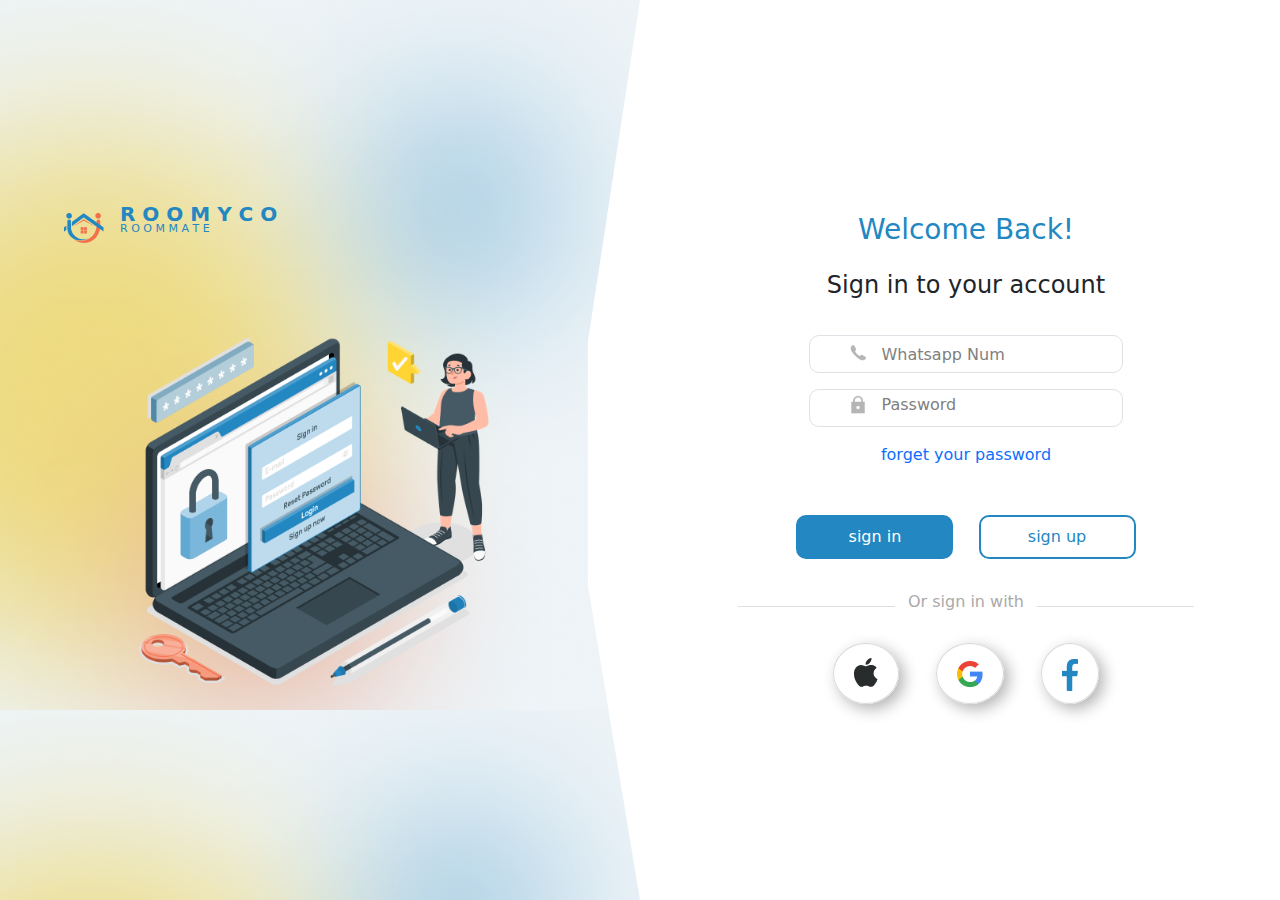
<file: welcomeBack.html>
<!DOCTYPE html>
<html lang="en">
<head>
    <meta charset="UTF-8">
    <meta name="viewport" content="width=device-width, initial-scale=1.0">
    <link rel="stylesheet" href="welcomeBack.css">

    <title>WelcomeBack</title>
     <!-- Bootstrap -->
     <link href="https://cdn.jsdelivr.net/npm/bootstrap@5.3.3/dist/css/bootstrap.min.css" rel="stylesheet" integrity="sha384-QWTKZyjpPEjISv5WaRU9OFeRpok6YctnYmDr5pNlyT2bRjXh0JMhjY6hW+ALEwIH" crossorigin="anonymous">
     <!-- Animate css -->
     <link
     rel="stylesheet"
     href="https://cdnjs.cloudflare.com/ajax/libs/animate.css/4.1.1/animate.min.css"
   />

</head>
<body>
    <div class="main-welcome-back">
    <div class="row  ">
        <div class="left col-md-6 col-sm-6 col-6 justify-content-center ">
            <div class="logo ms-5">
                <span class="mx-3"><img  src="assets/register/logo.png" alt=""> </span>
                <div>
                    <span class="d-block text-1">R O O M Y C O</span>
                    <span class="text-2">R O O M M A T E</span>
                </div>
            </div>
            <div class="computer mx-auto">
                <img width="350" height="350" src="assets/register/Computer.png" alt="">
            </div>
        </div>
        <div class="right col-md-6 col-sm-6 col-6 justify-content-center text-center">
            <p class="text-1">Welcome Back!</p>
            <p class="text-2">Sign in to your account</p>

            <div class="form mt-3">
                <div class="mb-3 position-relative">
                  <input type="text" class="form-control w-50 mx-auto "  
                  id="number" aria-describedby="emailHelp">
                  <span class="position-absolute mt-2 place" id="place">
                    <img class="mx-2 mb-1" width="20" height="20" src="assets/register/phone-icon.png" alt="phone--v1"/>
                    <span>Whatsapp Num</span>
                  </span>
                </div>
                <div class="mb-3 position-relative">
                  <input type="password" class="form-control w-50 mx-auto"
                    id="password">
                    <span class="position-absolute mt-1 place" id="place2">
                        <img class="mx-2" width="20" height="20" src="assets/register/lock-icon.png" alt="phone--v1"/>
                        <span>Password</span>
                      </span>
                </div>
            </div>
              <a href="#">forget your password</a>
                <div class="buttons mt-5">
                    <button class="p-2 sign-in" id="sign-in">sign in</button>
                    <button class="p-2" id="sign-up">sign up</button>
                </div>
                <div class="or">
                    <hr class="bar" />
                    <span>Or sign in with</span>
                    <hr class="bar" />
                  </div>
                <div class="links mt-3">
                    <a class="mx-3" href="#"><img class="mb-1" src="assets/register/Apple.png" alt=""></a>
                    <a class="mx-3" href="#"><img src="assets/register/google.png" alt=""></a>
                    <a class="mx-3" href="#"><img src="assets/register/FaceBook.png" alt=""></a>
                </div>
        </div>
    </div>
</div>
    <script src="https://cdn.jsdelivr.net/npm/bootstrap@5.3.3/dist/js/bootstrap.bundle.min.js" integrity="sha384-YvpcrYf0tY3lHB60NNkmXc5s9fDVZLESaAA55NDzOxhy9GkcIdslK1eN7N6jIeHz" crossorigin="anonymous"></script>
  
  <script>
        const number =document.getElementById('number')
        const password =document.getElementById('password')
        const place = document.getElementById('place')
        const place2 = document.getElementById('place2')
        place.addEventListener('click',()=>{
            place.style.display='none'
            number.focus()
        })
        place2.addEventListener('click',()=>{
            place2.style.display='none'
            password.focus()
        })
        number.addEventListener('focus',()=>{
            place.style.display='none'
        })
        password.addEventListener('focus',()=>{
            place2.style.display='none'
        })

        // Move into sign-up Page 
        const signUp =document.getElementById('sign-up')
        signUp.addEventListener('click',()=>{
            window.location.href = "Register/register1.html"
        })

        //sign in validation
        const signIn =document.getElementById('sign-in')

        signIn.addEventListener('click',()=>{

            if(number.value.trim()==='' || password.value.trim()===''){
                alert('please fill out your number and your password fields')
            return
            }else
            if (isNaN(Number(number.value))) {
        alert('The number field should contain only numbers.');
        return;
    }
else{
    console.log('done')}
    })

</script>
</body>
</html>
</file>
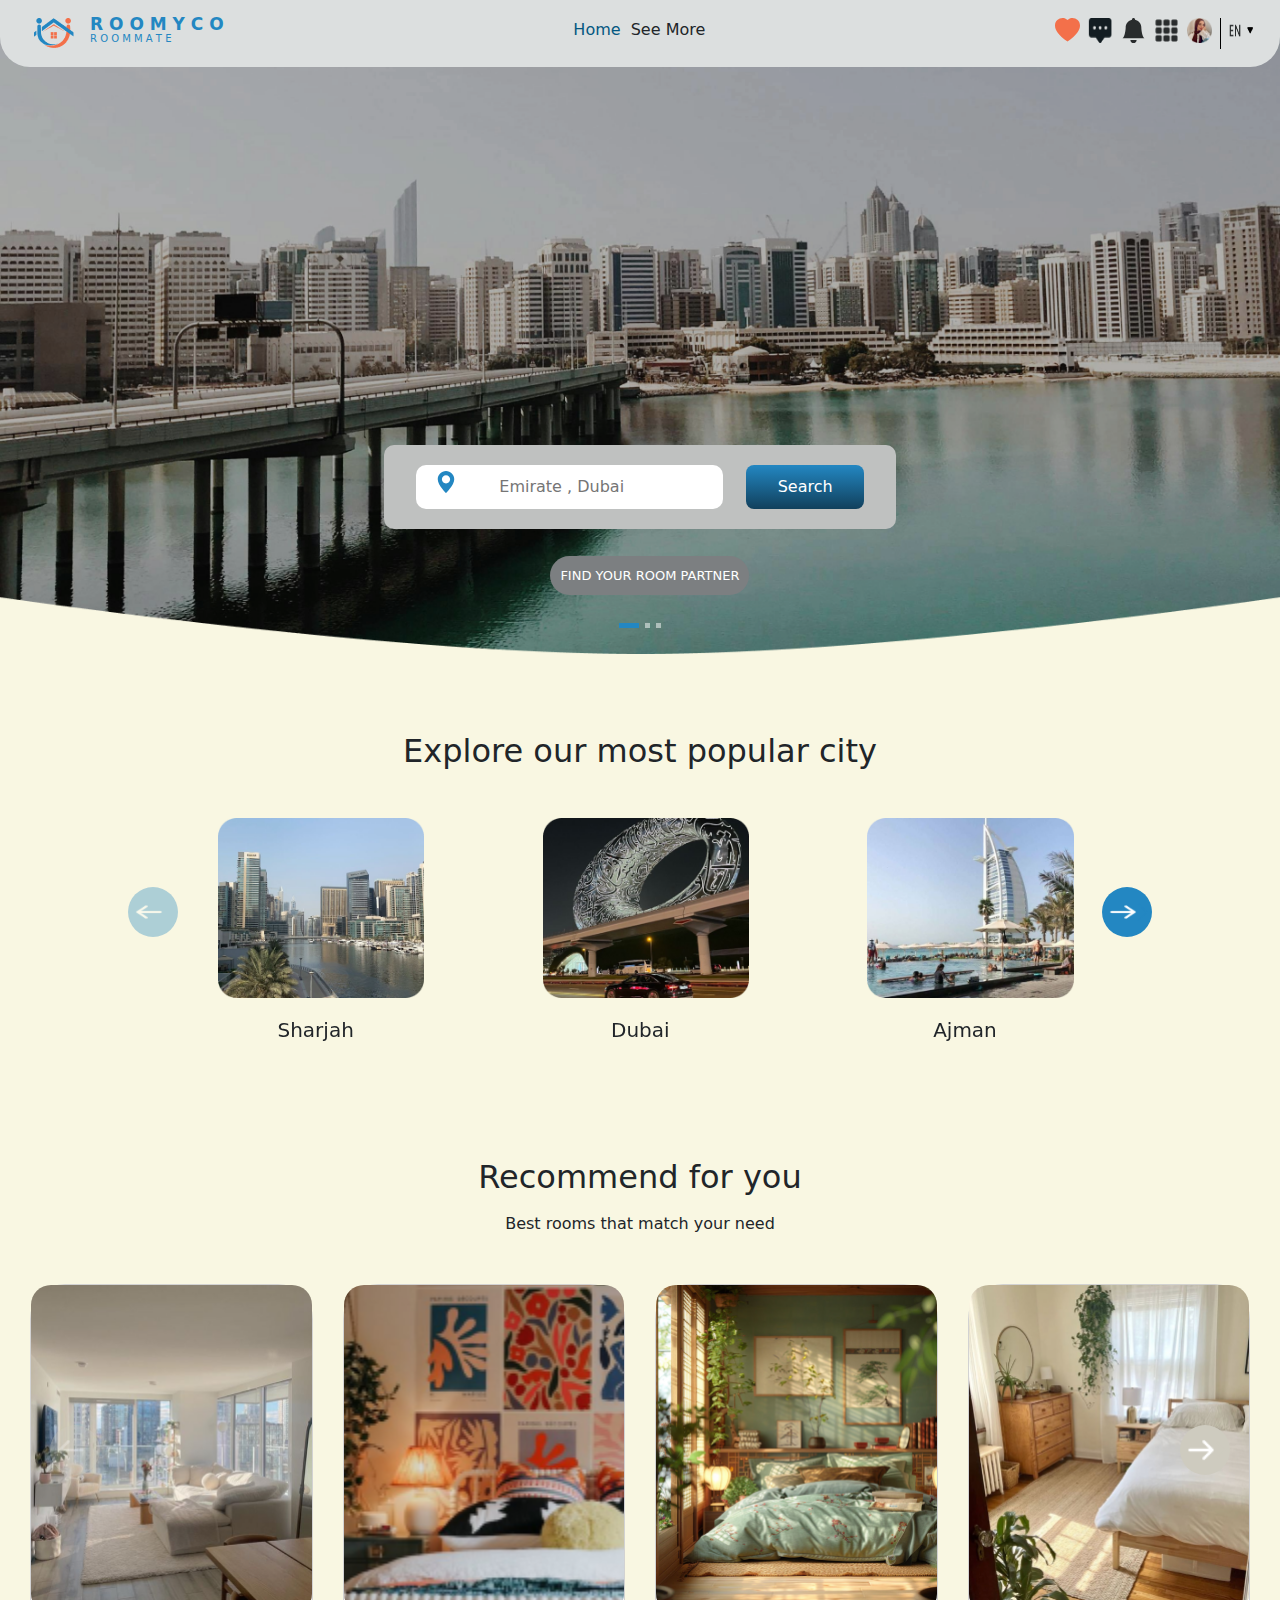
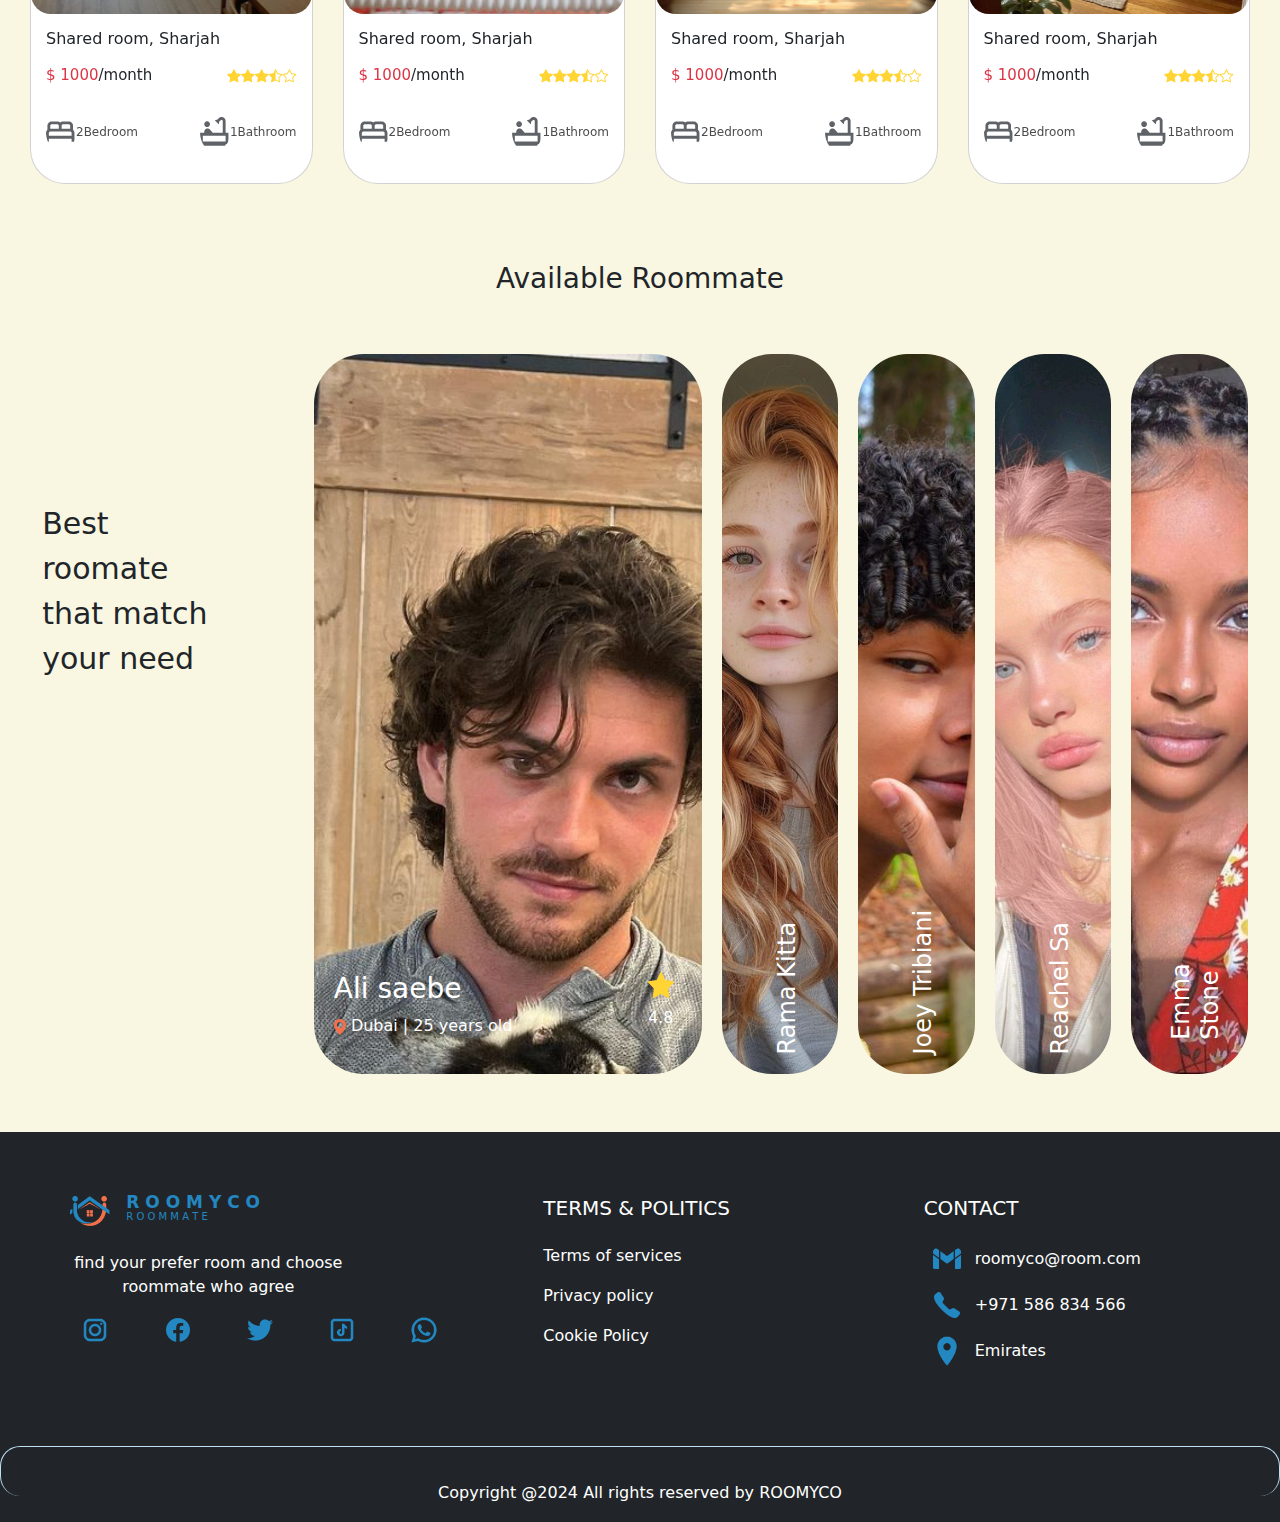
<file: HomePage/HomePage.html>
<!DOCTYPE html>
<html lang="en">
<head>
    <meta charset="UTF-8">
    <meta name="viewport" content="width=device-width, initial-scale=1.0">
    <!-- FontAwesome -->
    <link rel="stylesheet" href="https://cdnjs.cloudflare.com/ajax/libs/font-awesome/6.6.0/css/all.min.css" integrity="sha512-Kc323vGBEqzTmouAECnVceyQqyqdsSiqLQISBL29aUW4U/M7pSPA/gEUZQqv1cwx4OnYxTxve5UMg5GT6L4JJg==" crossorigin="anonymous" referrerpolicy="no-referrer" />

    <!-- Bootstrap -->
   <link rel="stylesheet" href="../bootstrap/bootstrap.min.css">
    <!-- Animate css -->
    <link
    rel="stylesheet"
    href="https://cdnjs.cloudflare.com/ajax/libs/animate.css/4.1.1/animate.min.css"
  />
  <link rel="stylesheet" href="swiper-bundle.min.css">
  <link rel="stylesheet" href="HomePage.css">
  
    <title>Home Page</title>
</head>
<body>
    <div class="home-page">
        <!-- Start of Navbar -->
            <nav class="d-flex justify-content-between" id="navbar">
                    <div class="d-flex logo">
                        <span class="mx-3"><img  src="assets/logo.png" alt=""> </span>
                        <div class="text">
                            <span class="text-1">R O O M Y C O</span>
                            <span class="text-2">R O O M M A T E</span>
                        </div>
                    </div>
                  
                <div class="home-sentence">
                    <span class="home-text">Home</span>
                    <span>See More</span>

                </div>
                <div class="d-flex justify-content-between pics">
                    <img id="favorite" style="cursor: pointer;"  class="me-2" width="25" height="25" src="assets/heart-fill.svg" alt="">
                    <img id="chat" class="me-2" width="25" height="25" src="assets/chat.png" alt="">
                    <img id="notifications" style="cursor: pointer;" class="me-2" width="25" height="25" src="assets/bell-fill.svg" alt="">
                    <img class="me-2" width="25" height="25" src="assets/grid-3x3-gap-fill.png" alt="">
                    <img class="me-2" width="25" height="25" src="assets/profile.png" alt="">
                    <img class="me-2" src="assets/Line 13.png" alt="">
                    <img class="me-2" width="25" height="25" src="assets/Languages.png" alt="">
                </div>

            </nav>
                        <!-- start of Carousel  -->
        <div id="carouselExampleAutoplaying" class="carousel slide carousel-fade" data-bs-ride="carousel" data-bs-interval="2000">

            <!-- Indicators -->
            <div class="carousel-indicators">
                <button type="button" data-bs-target="#carouselExampleAutoplaying" data-bs-slide-to="0" class="active" aria-current="true" aria-label="Slide 1"></button>
                <button type="button" data-bs-target="#carouselExampleAutoplaying" data-bs-slide-to="1" aria-label="Slide 2"></button>
                <button type="button" data-bs-target="#carouselExampleAutoplaying" data-bs-slide-to="2" aria-label="Slide 3"></button>
            </div>
            <!-- Carousel items -->
            <div class="carousel-inner position-relative">
                <div class="carousel-item active">
                    <img src="assets/Dubai 1.png" class="d-block w-100" alt="...">
                    <div class="search-bar" >
                        <input  type="search" class="text-center" placeholder="Emirate , Dubai">
                        <span class="position-absolute">
                            <img  src="assets/location.svg" alt="">
                        </span>
                        <button class="search">Search</button>
                    </div>
                    <p class="find">FIND YOUR ROOM PARTNER </p>
                </div>
                <div class="carousel-item">
    
                    <img src="assets/Dubai 2.png" class="d-block w-100" alt="...">
                    <div class="search-bar" >
                        <input  type="search" class="text-center" placeholder="Emirate , Dubai">
                        <span class="position-absolute">
                            <img  src="assets/location.svg" alt="">
                        </span>
                        
                        <button class="search">Search</button>
                    </div>
                    <p class="find">FIND YOUR ROOM PARTNER </p>

                </div>
                <div class="carousel-item">
                    <img src="assets/Dubai 3.png" class="d-block w-100" alt="...">
                    <div class="search-bar" >
                        <input  type="search" class="text-center" placeholder="Emirate , Dubai">
                        <span class="position-absolute">
                            <img  src="assets/location.svg" alt="">
                        </span>
                        
                        <button class="search">Search</button>
                    </div>
                    <p class="find">FIND YOUR ROOM PARTNER </p>

                </div>
            </div>
        </div>
                                    <!--End of carousel  -->
    <!-- Start of Explore -->

    <div class="container1 swiper">
        <div class="slide-container slide-container2">
            <h2 class="text-center my-5">Explore our most popular city</h2>

            <div class="card-wrapper swiper-wrapper">
                <div class="swiper-slide">
                    <div class="image-box">
                        <img src="assets/Sharjah.png" class="imt-1" alt="">
                    </div>
                    <div class="name-city">
                            <h6 class="name ms-4 t1">Sharjah</h6>
                    </div>
                </div>
                <div class="swiper-slide">
                    <div class="image-box">
                        <img src="assets/Dubai.png" class="imt-1" alt="">
                    </div>
                        <div class="name-city">
                            <h6 class="name ms-4 t1">Dubai</h6>
                        </div>
                </div>
                <div class="swiper-slide">
                    <div class="image-box">
                        <img src="assets/Ajman.png" class="imt-1" alt="">
                    </div>
                        <div class="name-city">
                            <h6 class="name ms-4 t1">Ajman</h6>
                        </div>
                </div>
                <div class="swiper-slide">
                    <div class="image-box">
                        <img class="imt-2" src="assets/Abu Dhabi.jpeg" alt="">
                    </div>
                        <div class="name-city">
                            <h6 class="name ms-4 t2 ">Abu Dhabi</h6>
                        </div>
                </div>
                <div class="swiper-slide">
                    <div class="image-box">
                        <img class="imt-2" src="assets/Sharjah2.jpeg" alt="">
                    </div>
                        <div class="name-city">
                            <h6 class="name ms-4 t2">Sharjah</h6>
                        </div>
                </div>
                <div class="swiper-slide">
                    <div class="image-box">
                        <img class="imt-2" src="assets/Abu Dhabi 2.jpeg" alt="">
                    </div>
                        <div class="name-city">
                            <h6 class="name ms-4 t2">Dubai</h6>
                        </div>
                </div>
            </div>
        </div>
        <div class="swiper-navBtn1 swiper-button-next  next1" id="next">
            <img src="assets/right-arrow.png" alt="">
        </div>
        <div class="swiper-navBtn1 swiper-button-prev prev1" id="prevv1">
            <img src="assets/icons8-left-arrow-24.png" alt="" id="prev">
        </div>
        <div class="swiper-pagination1"></div>
    </div>
                                     <!-- End of Explore -->


                                       <!-- Start of Card slider -->
    <div class="containerr swiper">
        <div class="slide-container slide-container1">
            <h2 class="text-center mt-5">Recommend for you </h2>
            <p class="text-center mb-5 mt-3">Best rooms that match your need
            </p>
            <div class="card-wrapper swiper-wrapper">
                <div class="card swiper-slide" id="card-swiper">
                    <div class="image-box">
                        <img src="assets/basicRoom.png" alt="">
                        <div class="pic2">
                            <img  src="assets/basicRoom.png" alt="">
                            <i id="heart" class="far fa-heart icon"></i>
                        </div>
                    </div>
                    <div class="details">
                        <div class="title">
                            <h6>Shared room, Sharjah</h6>
                        </div>
                        <div class="price-rate mt-2">
                            <p class="name mt-2"><span class="text-danger">$ 1000</span>/month </p>
                            <p class="name"><img width="200" height="200" src="assets/stars.svg" alt=""></p>
                        </div>
                        <div class="bedrooms">
                            <p><img src="assets/bed.svg" alt=""><span>2Bedroom</span></p>
                            <p><img src="assets/bathub.svg" alt=""><span>1Bathroom</span></p>
                        </div>
                    </div>
                </div>
                <div class="card swiper-slide" id="card-swiper">
                    <div class="image-box">
                        <img src="assets/room1.png" alt="">
                        <div class="pic2">
                            <img  src="assets/basicRoom.png" alt="">
                            <i id="heart" class="far fa-heart icon"></i>
                        </div>
                    </div>
                    <div class="details">
                        <div class="title">
                            <h6>Shared room, Sharjah</h6>
                        </div>
                        <div class="price-rate mt-2">
                            <p class="name mt-2"><span class="text-danger">$ 1000</span>/month </p>
                            <p class="name"><img width="200" height="200" src="assets/stars.svg" alt=""></p>
                        </div>
                        <div class="bedrooms">
                            <p><img src="assets/bed.svg" alt=""><span>2Bedroom</span></p>
                            <p ><img src="assets/bathub.svg" alt=""><span>1Bathroom</span></p>
                        </div>
                    </div>
                </div>
                <div class="card swiper-slide" id="card-swiper">
                    <div class="image-box">
                        <img src="assets/room3.png" alt="">
                        <div class="pic2">
                            <img  src="assets/basicRoom.png" alt="">
                            <i id="heart" class="far fa-heart icon"></i>
                        </div>
                    </div>
                    <div class="details">
                        <div class="title">
                            <h6>Shared room, Sharjah</h6>
                        </div>
                        <div class="price-rate mt-2">
                            <p class="name mt-2"><span class="text-danger">$ 1000</span>/month </p>
                            <p class="name"><img width="200" height="200" src="assets/stars.svg" alt=""></p>
                        </div>
                        <div class="bedrooms">
                            <p><img src="assets/bed.svg" alt=""><span>2Bedroom</span></p>
                            <p ><img src="assets/bathub.svg" alt=""><span>1Bathroom</span></p>
                        </div>
                    </div>
                </div>
                <div class="card swiper-slide" id="card-swiper">
                    <div class="image-box">
                        <img width="225" src="assets/room2.png">
                        <div class="pic2">
                            <img  src="assets/basicRoom.png" alt="">
                            <i id="heart" class="far fa-heart icon"></i>
                        </div>
                    </div>
                    <div class="details">
                        <div class="title">
                            <h6>Shared room, Sharjah</h6>
                        </div>
                        <div class="price-rate mt-2">
                            <p class="name mt-2"><span class="text-danger">$ 1000</span>/month </p>
                            <p class="name"><img width="200" height="200" src="assets/stars.svg" alt=""></p>
                        </div>
                        <div class="bedrooms">
                            <p><img src="assets/bed.svg" alt=""><span>2Bedroom</span></p>
                            <p ><img src="assets/bathub.svg" alt=""><span>1Bathroom</span></p>
                        </div>
                    </div>
                </div>
                <div class="card swiper-slide" id="card-swiper">
                    <div class="image-box">
                        <img  src="assets/room1.png" alt="">
                        <div class="pic2">
                            <img  src="assets/basicRoom.png" alt="">
                            <i id="heart" class="far fa-heart icon"></i>
                        </div>
                    </div>
                    <div class="details">
                        <div class="title">
                            <h6>Shared room, Sharjah</h6>
                        </div>
                        <div class="price-rate mt-2">
                            <p class="name mt-2"><span class="text-danger">$ 1000</span>/month </p>
                            <p class="name"><img width="200" height="200" src="assets/stars.svg" alt=""></p>
                        </div>
                        <div class="bedrooms">
                            <p><img src="assets/bed.svg" alt=""><span>2Bedroom</span></p>
                            <p ><img src="assets/bathub.svg" alt=""><span>1Bathroom</span></p>
                        </div>
                    </div>
                </div>
                <div class="card swiper-slide" id="card-swiper">
                    <div class="image-box">
                        <img  src="assets/room2.png" alt="">
                        <div class="pic2">
                            <img  src="assets/basicRoom.png" alt="">
                            <i id="heart" class="far fa-heart icon"></i>
                        </div>
                    </div>
                    <div class="details">
                        <div class="title">
                            <h6>Shared room, Sharjah</h6>
                        </div>
                        <div class="price-rate mt-2">
                            <p class="name mt-2"><span class="text-danger">$ 1000</span>/month </p>
                            <p class="name"><img width="200" height="200" src="assets/stars.svg" alt=""></p>
                        </div>
                        <div class="bedrooms">
                            <p><img src="assets/bed.svg" alt=""><span>2Bedroom</span></p>
                            <p ><img src="assets/bathub.svg" alt=""><span>1Bathroom</span></p>
                        </div>
                    </div>
                </div>
            </div>
           
        </div>
        <div class="swiper-navBtn2 swiper-button-next  next2"  >
            <img src="assets/right-arrow.png" alt="">
        </div>
        <div class="swiper-navBtn2 swiper-button-prev  prev2">
            <img src="assets/icons8-left-arrow-24.png" alt="">
        </div>
    </div>

                                    <!-- Available Roommate -->
    <div class="pb-5">
        <h3 class="text-center my-5">Available Roommate</h3>
        <div class="row justify-content-around  available-rommate">
            <div class="col-lg-2 col-2 best-roommate">Best roomate that match your need</div>
            <div class="col-lg-9 col-9 d-flex">
                <div class="panel active" style="background-image: url('assets/Ali.jfif');
                cursor:pointer;">
                    <h3 class="person-name">Ali saebe</h3>

                    <div class="content">
                        <div class="name-location">
                            <h3>Ali saebe</h3>
                            <p><span><img src="assets/loc.png" alt=""></span> Dubai | 25 years old</p>
                        </div>
                        <div class="star-rate me-5">
                            <span><img src="assets/stary.png" alt=""></span>
                            <p class="mt-2">4.8</p>
                        </div>
                    </div>                
                </div>
                <div class="panel" style="background-image: url('assets/red.jfif');
                    cursor:pointer;">
                    <h3 class="person-name">Rama Kitta</h3>

                    <div class="content">
                        <div class="name-location">
                            <h3>Rama Kitta</h3>
                            <p><span><img src="assets/loc.png" alt=""></span> Dubai | 25 years old</p>
                        </div>
                        <div class="star-rate me-5">
                            <span><img src="assets/stary.png" alt=""></span>
                            <p class="mt-2">4.8</p>
                        </div>
                    </div>
                </div>
                <div class="panel" style="background-image: url('assets/boy3.jfif');
                    cursor:pointer;">
                    <h3 class="person-name">Joey Tribiani</h3>

                    <div class="content">
                        <div class="name-location">
                            <h3>Joey Tribian</h3>
                            <p><span><img src="assets/loc.png" alt=""></span> Dubai | 25 years old</p>
                        </div>
                        <div class="star-rate me-5">
                            <span><img src="assets/stary.png" alt=""></span>
                            <p class="mt-2">4.8</p>
                        </div>
                    </div>                </div>
                <div class="panel" style="background-image: url('assets/Emmy.jfif');
                cursor:pointer;">
                    <h3 class="person-name">Reachel Sa</h3>

                    <div class="content">
                        <div class="name-location">
                            <h3>Rama Kitta</h3>
                            <p><span><img src="assets/loc.png" alt=""></span> Dubai | 25 years old</p>
                        </div>
                        <div class="star-rate me-5">
                            <span><img src="assets/stary.png" alt=""></span>
                            <p class="mt-2">4.8</p>
                        </div>
                    </div>                </div>
                <div class="panel" style="background-image: url('assets/Emma.jfif');
                cursor:pointer;">
                    <h3 class="person-name">Emma Stone</h3>

                    <div class="content">
                        <div class="name-location">
                            <h3>Emma Stone</h3>
                            <p><span><img src="assets/loc.png" alt=""></span> Dubai | 25 years old</p>
                        </div>
                        <div class="star-rate me-5">
                            <span><img src="assets/stary.png" alt=""></span>
                            <p class="mt-2">4.8</p>
                        </div>
                    </div>                </div>
   
                </div>
        </div>
    </div>
    </div>

      <!-- Footer -->
      <footer class="bg-dark text-white pt-5 ">
        <div class="text-md-left overflow-x-hidden">
          <div class="row text-md-left justify-content-between">
            <div class="col-md-4 col-lg-3 col-xl-4 mx-auto mt-3">
                <div class="d-flex logo mb-4">
                    <span class="mx-3"><img  src="assets/logo.png" alt=""> </span>
                    <div>
                        <span class="d-block text-1">R O O M Y C O</span>
                        <span class="text-2">R O O M M A T E</span>
                    </div>
                </div>              
                <p class="text-center w-75">
                find your prefer room and choose roommate who agree 
              </p>
              <div class="d-flex justify-content-around my-3">
                <span><img width="30" height="30" src="assets/instagram.png" alt=""> </span>
                <span> <img src="assets/facebook.png" alt=""> </span>
                <span> <img width="30" height="30" src="assets/twitter.png" alt=""></span>
                <span> <img width="30" height="30" src="assets/tiktok.png" alt=""></span>
                <span> <img width="30" height="30" src="assets/whatsapp.png" alt="">
                </span>
              </div>
            </div>

            <div class="col-md-4 col-lg-2 col-xl-3  mt-3 terms">
              <h5 class="text-uppercase mb-4 font-weight-bold ">Terms & Politics</h5>
              <p>
                <span href="#" class="text-white" style="text-decoration: none;">Terms of services</span>
              </p>
              <p>
                <span href="#" class="text-white" style="text-decoration: none;">Privacy policy</span>
              </p>
              <p>
                <span href="#" class="text-white" style="text-decoration: none;">Cookie Policy</span>
              </p>
            </div>
            <div class="col-md-4 col-lg-3 col-xl-3 mx-auto mt-3 terms">
              <h5 class="text-uppercase mb-4 font-weight-bold terms">Contact</h5>
            
              <p>
                <img class="mx-2" width="30" height="30" src="assets/gmail2.png" alt="gmail-new"/>
                <a href="#" class="text-white" style="text-decoration: none;">
                  roomyco@room.com</a>
              </p>
              <p>
                <img class="mx-2" width="30" height="30" src="assets/phone.png" alt="gmail-new"/>
                <a href="#" class="text-white" style="text-decoration: none;">+971 586 834 566</a>
              </p>
              <p>
                <img class="mx-2" width="30" height="30" src="assets/location2.png" alt="gmail-new"/>
                <a href="#" class="text-white" style="text-decoration: none;">Emirates</a>
              </p>
            </div>
          </div>
            <div class="copy-right">
              <p class="text-center text-white mt-4">Copyright @2024 All rights reserved by ROOMYCO
              </p>
            </div>
        </div>
      </footer>
    <script type="module" src="HomePage.js"></script>
<script src="swiper-bundle.min.js"></script>

<script src="../bootstrap/bootstrap.bundle.min.js"></script>
  
</body>
</html>
</file>
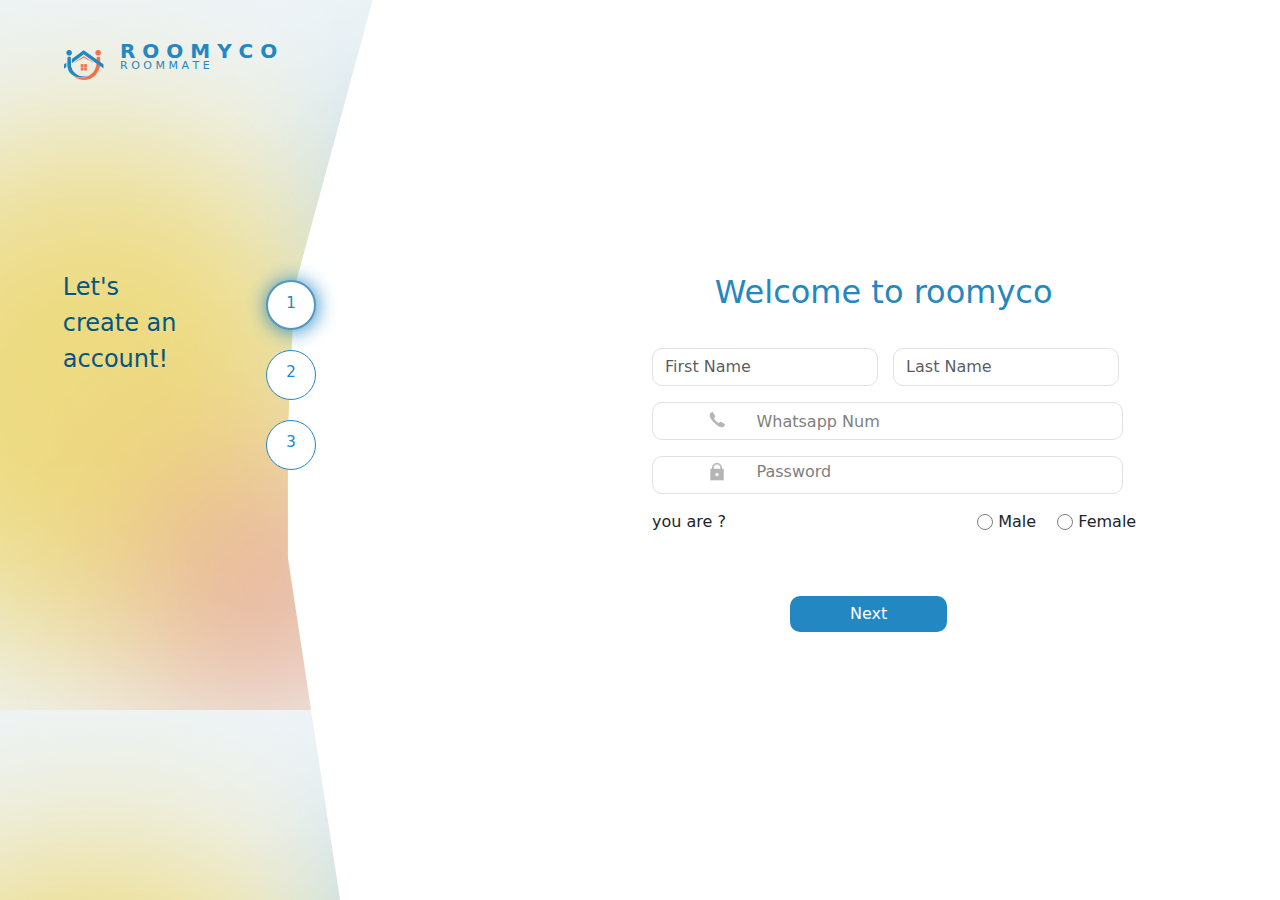
<file: Register/register1.html>
<!DOCTYPE html>
<html lang="en">
<head>
    <meta charset="UTF-8">
    <meta name="viewport" content="width=device-width, initial-scale=1.0">
    <title>Document</title>
    <link rel="stylesheet" href="register1.css">

    <title>Step 1</title>
     <!-- Bootstrap -->
     <link href="https://cdn.jsdelivr.net/npm/bootstrap@5.3.3/dist/css/bootstrap.min.css" rel="stylesheet" integrity="sha384-QWTKZyjpPEjISv5WaRU9OFeRpok6YctnYmDr5pNlyT2bRjXh0JMhjY6hW+ALEwIH" crossorigin="anonymous">
     <!-- Animate css -->
     <link
     rel="stylesheet"
     href="https://cdnjs.cloudflare.com/ajax/libs/animate.css/4.1.1/animate.min.css"
   />

</head>
<body>
    <div class="main-register-1 position-relative">
        <div class="numbers position-absolute">
            <span >1</span>
            <span >2</span>
            <span >3</span>
        </div>
    <div class="row">
        <div class="col-lg-6  col-6 left ">
            <div class="logo ms-5">
                <span class="mx-3"><img  src="../assets/register/logo.png" alt=""> </span>
                <div>
                    <span class="d-block text-1">R O O M Y C O</span>
                    <span class="text-2">R O O M M A T E</span>
                </div>
            </div>
            <div class="sentence">           
                <p>Let's create
                an account!</p>
            </div>
        </div>
        <div class="col-lg-6 col-md-6 col-sm-6 col-6 right justify-content-center text-start">
            <p class="text-1">Welcome to roomyco</p>
            <div class="form mt-3">
                <div class="mb-3 d-flex ">
                    <input type="text" class="name form-control "  
                     id="f-name" placeholder="First Name" aria-describedby="emailHelp">
                    <input type="text" class="name form-control "  
                     id="l-name" placeholder="Last Name" aria-describedby="emailHelp">
                </div>
                <div class="mb-3 position-relative">
                  <input type="text" class="form-control main "  
                  id="number" aria-describedby="emailHelp">
                  <span class="position-absolute mt-2 place" id="place">
                    <img class="mx-4 mb-1" width="20" height="20" src="../assets/register/phone-icon.png" alt="phone--v1"/>
                    <span>Whatsapp Num</span>
                  </span>
                </div>
                <div class="mb-3 position-relative">
                  <input type="password" class="form-control main "
                    id="password">
                    <span class="position-absolute mt-1 place" id="place2">
                        <img class="mx-4" width="20" height="20" src="../assets/register/lock-icon.png" alt="phone--v1"/>
                        <span>Password</span>
                      </span>
                </div>
                <div class="d-flex">
                    <span>you are ?</span>
                    <div class="d-inline-block radio">
                        <input class="form-check-input" 
                        type="radio" name="radioNoLabel" id="radioNoLabel1" value=false aria-label="...">
                        <span class="me-3">Male</span>

                        <input class="form-check-input" 
                        type="radio" name="radioNoLabel" id="radioNoLabel2" value=false aria-label="...">
                        <span>Female</span>

                    </div>
                </div>
                <button id="next">Next</button>
            </div>
        </div>
    </div>
</div>
    <script>
        const maleRadio = document.getElementById('radioNoLabel1'); 
        const femaleRadio = document.getElementById('radioNoLabel2'); 
        const Fname =document.getElementById('f-name')
        const Lname =document.getElementById('l-name')
        const number =document.getElementById('number')
        const password =document.getElementById('password')
        const place = document.getElementById('place')
        const place2 = document.getElementById('place2')
        place.addEventListener('click',()=>{
            place.style.display='none'
            number.focus()
        })
        place2.addEventListener('click',()=>{
            place2.style.display='none'
            password.focus()
        })
        number.addEventListener('focus',()=>{
            place.style.display='none'
        })
        password.addEventListener('focus',()=>{
            place2.style.display='none'
        })

       //sign up validation
       const Next =document.getElementById('next')

            Next.addEventListener('click',()=>{


                if(number.value.trim()==='' || password.value.trim()===''
                 || Fname.value.trim()==='' || Lname.value.trim()===''){
                    alert('please fill out your whole information before moving to the next step')
                return
                }else
                if (isNaN(Number(number.value))) {
            alert('The number field should contain only numbers.');
            return;
            }else 
            if (!maleRadio.checked && !femaleRadio.checked) {
        alert('Please select your gender.');
        return;
    }
            else{
                window.location.href="register2.html"
            }
            })

    </script>
    <script src="https://cdn.jsdelivr.net/npm/bootstrap@5.3.3/dist/js/bootstrap.bundle.min.js" integrity="sha384-YvpcrYf0tY3lHB60NNkmXc5s9fDVZLESaAA55NDzOxhy9GkcIdslK1eN7N6jIeHz" crossorigin="anonymous"></script>
  
</body>
</html>
</file>
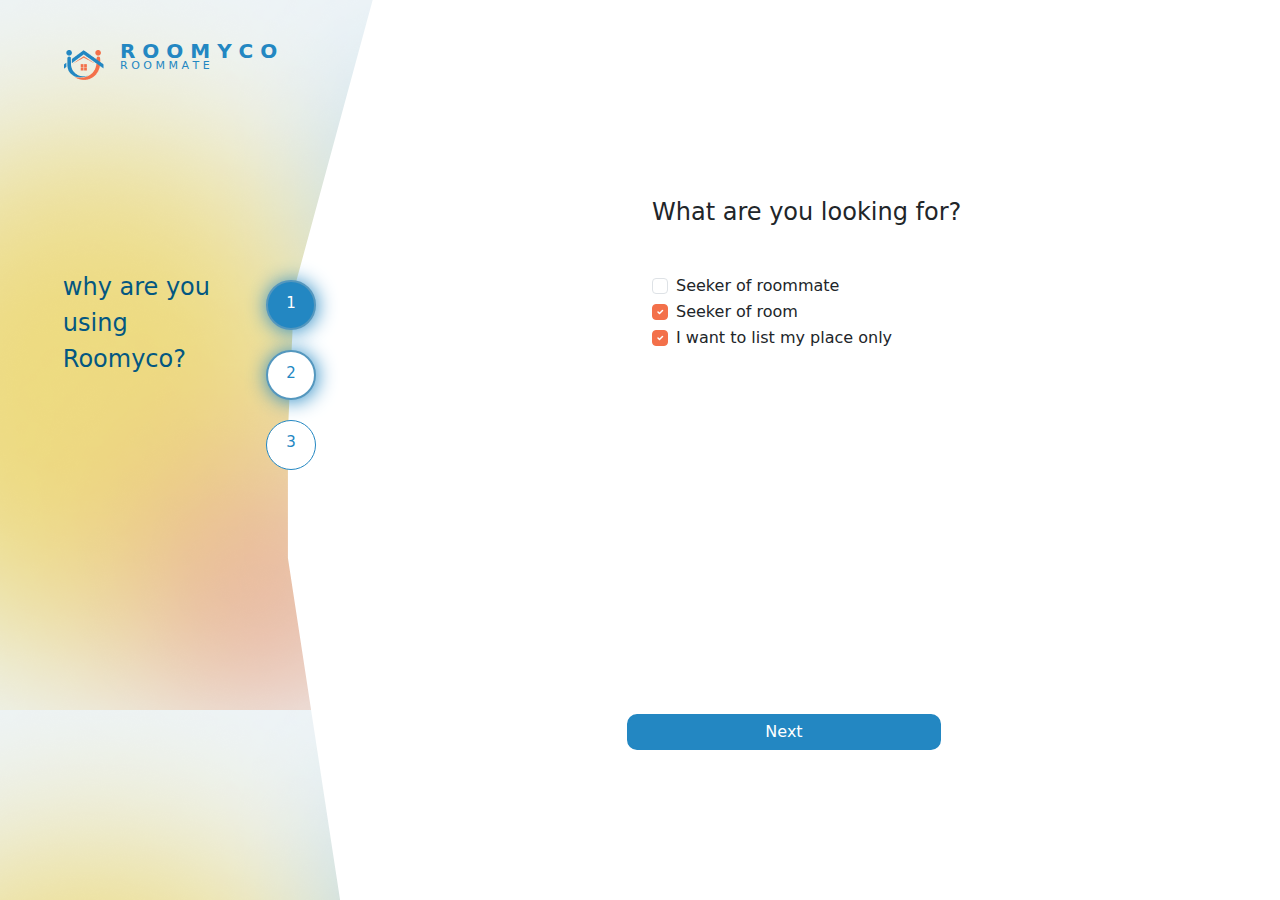
<file: Register/register2.html>
<!DOCTYPE html>
<html lang="en">
<head>
    <meta charset="UTF-8">
    <meta name="viewport" content="width=device-width, initial-scale=1.0">
    <title>Step 2</title>
    <link rel="stylesheet" href="register2.css">

    <title>WelcomeBack</title>
     <!-- Bootstrap -->
     <link href="https://cdn.jsdelivr.net/npm/bootstrap@5.3.3/dist/css/bootstrap.min.css" rel="stylesheet" integrity="sha384-QWTKZyjpPEjISv5WaRU9OFeRpok6YctnYmDr5pNlyT2bRjXh0JMhjY6hW+ALEwIH" crossorigin="anonymous">
     <!-- Animate css -->
     <link
     rel="stylesheet"
     href="https://cdnjs.cloudflare.com/ajax/libs/animate.css/4.1.1/animate.min.css"
   />

</head>
<body>
    <div class="main-register-2 position-relative">
        <div class="numbers position-absolute">
            <span >1</span>
            <span >2</span>
            <span >3</span>
        </div>
<div class="row">
    <div class="col-lg-6  col-6 left">
        <div class="logo ms-5">
            <span class="mx-3"><img  src="../assets/register/logo.png" alt=""> </span>
            <div>
                <span class="d-block text-1">R O O M Y C O</span>
                <span class="text-2">R O O M M A T E</span>
            </div>
        </div>
        <div class="sentence">           
            <p>why are you using Roomyco?</p>
        </div>
    </div>
    <div class="col-lg-6 col-md-6 col-sm-6 col-6 right justify-content-around text-start">
        <div class="selectors mt-5">
          <h4 class="mb-5">What are you looking for?</h4>
            <div class="form-check">
                <input id="select1" class="form-check-input" type="checkbox" value="" id="flexCheckDefault">
                <label class="form-check-label" for="flexCheckDefault">
                  Seeker of roommate
                </label>
              </div>
              <div class="form-check">
                <input id="select2" class="form-check-input" type="checkbox" value="" id="flexCheckChecked" checked>
                <label class="form-check-label" for="flexCheckChecked">
                    Seeker of room
                </label>
              </div>
              <div class="form-check">
                <input id="select3" class="form-check-input" type="checkbox" value="" id="flexCheckChecked" checked>
                <label class="form-check-label" for="flexCheckChecked">
                    I want to list my place only
                </label>
              </div>
        </div>
        <button id="next" class="btn">Next</button>
        </div>
    </div>
        </div>
<script>
        const select1 = document.getElementById('select1'); 
        const select2 = document.getElementById('select2');
        const select3 = document.getElementById('select3');
        const next = document.getElementById('next');

        next.addEventListener('click',()=>{
            
            if (!select1.checked &&!select2.checked && !select3.checked) {
        alert('Please tell us what`re you looking for , so we can help you.');
        return;
            }else{
                window.location.href="register3.html"
            }
        })

</script>

        <script src="https://cdn.jsdelivr.net/npm/bootstrap@5.3.3/dist/js/bootstrap.bundle.min.js" integrity="sha384-YvpcrYf0tY3lHB60NNkmXc5s9fDVZLESaAA55NDzOxhy9GkcIdslK1eN7N6jIeHz" crossorigin="anonymous"></script>
  
</body>
</html>
</file>
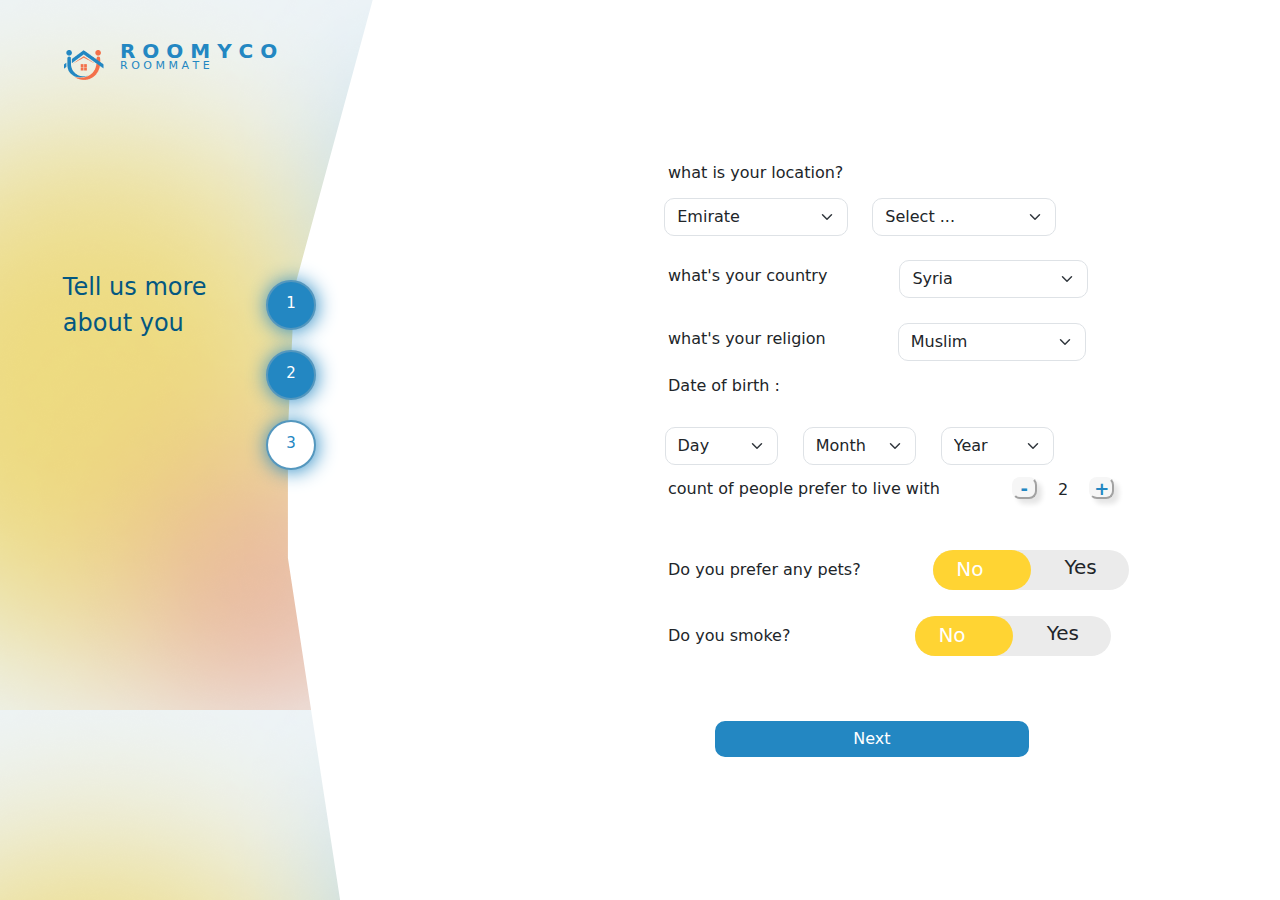
<file: Register/register3.html>
<!DOCTYPE html>
<html lang="en">
<head>
    <meta charset="UTF-8">
    <meta name="viewport" content="width=device-width, initial-scale=1.0">
    <title>Step 3</title>
    <link rel="stylesheet" href="register3.css">
         <!-- Bootstrap -->
         <link href="https://cdn.jsdelivr.net/npm/bootstrap@5.3.3/dist/css/bootstrap.min.css" rel="stylesheet" integrity="sha384-QWTKZyjpPEjISv5WaRU9OFeRpok6YctnYmDr5pNlyT2bRjXh0JMhjY6hW+ALEwIH" crossorigin="anonymous">
         <!-- Animate css -->
         <link
         rel="stylesheet"
         href="https://cdnjs.cloudflare.com/ajax/libs/animate.css/4.1.1/animate.min.css"
       />
    
</head>
<body>

    <div class="main-register-3 position-relative">
        <div class="numbers position-absolute">
            <span >1</span>
            <span >2</span>
            <span >3</span>
        </div>
        <div class="row">
            <div class="col-lg-6  col-5 left">
                <div class="logo ms-5">
                    <span class="mx-3"><img  src="../assets/register/logo.png" alt=""> </span>
                    <div>
                        <span class="d-block text-1">R O O M Y C O</span>
                        <span class="text-2">R O O M M A T E</span>
                    </div>
                </div>
                <div class="sentence">           
                    <p>Tell us more about you</p>
                </div>
            </div>
            <div class="col-lg-6 col-md-6 col-sm-6 col-7 right mt-5">
                <span class="ms-3">what is your location?</span>
                <div class="d-flex me-3 location">
                    <select class="form-select" aria-label="Default select example">
                        <option value="Emirate">Emirate</option>
                        <option value="Syria">Syria</option>
                        <option value="Jordan">Jordan</option>
                      </select>
                      <select class="form-select" aria-label="Default select example">
                        <option value="" disabled selected>Select ...</option>
                        <option value="Damascus">Damascus</option>
                        <option value="Homs">Homs</option>
                        <option value="Lattikia">Lattikia</option>
                      </select>
                </div>
                <div class="d-flex">
                    <div  class="mt-3 me-5">
                    <span class="ms-3 country-text">what's your country</span>
                     </div>
                    <select class="form-select ms-4 country" aria-label="Default select example">
                        <option value="Syria">Syria</option>
                        <option value="Jordan">Jordan</option>
                        <option value="Iraq">Iraq</option>
                      </select>
                </div>
                <div class="d-flex">
                    <div  class="mt-3 me-5">
                    <span class="ms-3">what's your religion </span>
                </div>
                    <select class="form-select ms-4 religion" aria-label="Default select example" id="religion">
                        <option value="Muslim">Muslim</option>
                        <option value="Christian">Christian</option>
                        <option value="Jewish">Jewish</option>
                      </select>
                </div>

                <div>

                </div>
                <span class="ms-3 birth-text">Date of birth : </span>

                <div class="d-flex birth">
                    <select class="form-select "  aria-label="Default select example">
                        <option value="" disabled selected>Day</option>
                        <option value="1">1</option><option value="2">2</option><option value="3">3</option>
                        <option value="4">4</option><option value="5">5</option><option value="6">6</option>
                        <option value="7">7</option><option value="8">8</option><option value="9">9</option>
                        <option value="10">10</option><option value="11">11</option><option value="12">12</option>
                      </select>
                      <select class="form-select" aria-label="Default select example">
                        <option value="" disabled selected>Month</option>
                        <option value="January">January</option><option value="February">February</option><option value="March">March</option>
                        <option value="April">April</option><option value="May">May</option><option value="June">June</option>
                        <option value="July">July</option><option value="August">August</option><option value="September">September</option>
                        <option value="October">October</option><option value="November">November</option><option value="December">December</option>
                      </select>
                      <select class="form-select" aria-label="Default select example">
                        <option value="" disabled selected>Year</option>
                        <option value="1992">1992</option>
                        <option value="1993">1993</option>
                        <option value="1994">1994</option>
                        <option value="1995">1995</option>
                        <option value="1996">1996</option>
                        <option value="1997">1997</option>
                        <option value="1998">1998</option>
                        <option value="1999">1999</option>
                        <option value="2000">2000</option>
                        <option value="2001">2001</option>
                        <option value="2002">2002</option>
                        <option value="2003">2003</option>
                        <option value="2004">2004</option>
                        <option value="2005">2005</option>
                        <option value="2006">2006</option>
                        <option value="2007">2007</option>
                        <option value="2008">2008</option>
                        <option value="2009">2009</option>
                      </select>
                </div>
                <div class="d-flex people-count">
                    <div  class=" me-5 ">
                    <span class="ms-3 ">count of people prefer to live with</span>
                     </div>
                    <span class="ms-4 span">
                        <button id="btn1">-</button>
                        <span id="number" class="mx-3">2</span>
                        <button id="btn2">+</button>
                    </span>
                </div>
                <div class="d-flex mt-5 ms-2">
                    <div class="mt-2">
                        <span class="ms-2 pets">Do you prefer any pets?</span>
                    </div>
                    <div class="form-check ms-5 switch1">
                        <input class="form-check-input" type="checkbox" role="switch" id="toggle">
                        <label class="form-check-label" for="toggle">
                            <span class="sun">No</span>
                            <span class="moon ms-4">Yes</span>    
                        </label>
                      </div>
                </div>
                <div class="d-flex mt-4">
                    <div class="mt-2">
                        <span class="ms-3 smoke">Do you smoke?</span>
                    </div>
                    <div class="form-check switch2 ">
                        <input class="form-check-input" type="checkbox" role="switch" id="toggle2">
                        <label class="form-check-label" for="toggle2">
                            <span class="sun">No</span>
                            <span class="moon ms-4">Yes</span>    
                        </label>
                      </div>
                </div>
            <button id="next" class="btn">Next</button>

            </div>
        </div>
    </div>    

    <!-- java script -->
    <script>

let count = 2; 

const minusButton = document.getElementById('btn1');
const plusButton = document.getElementById('btn2');
const countSpan = document.getElementById('number');
const check = document.getElementById('toggle')
const btn = document.getElementById('next')

// Function to decrease the count
function decrementCount() {
    if(count>0){
    count--;
    console.log('religion value : ',religion.value)
    updateDisplay();

}else{
    return
}
}

// Function to increase the count
function incrementCount() {
    count++;
    updateDisplay();
}

// Function to update the display
function updateDisplay() {
    countSpan.textContent = count.toString();
}

minusButton.addEventListener('click', decrementCount);
plusButton.addEventListener('click', incrementCount);
btn.addEventListener('click',()=>{
    window.location.href="register4.html"
})
updateDisplay();

    </script>
    <script src="https://cdn.jsdelivr.net/npm/bootstrap@5.3.3/dist/js/bootstrap.bundle.min.js" integrity="sha384-YvpcrYf0tY3lHB60NNkmXc5s9fDVZLESaAA55NDzOxhy9GkcIdslK1eN7N6jIeHz" crossorigin="anonymous"></script>
</body>
</html>
</file>
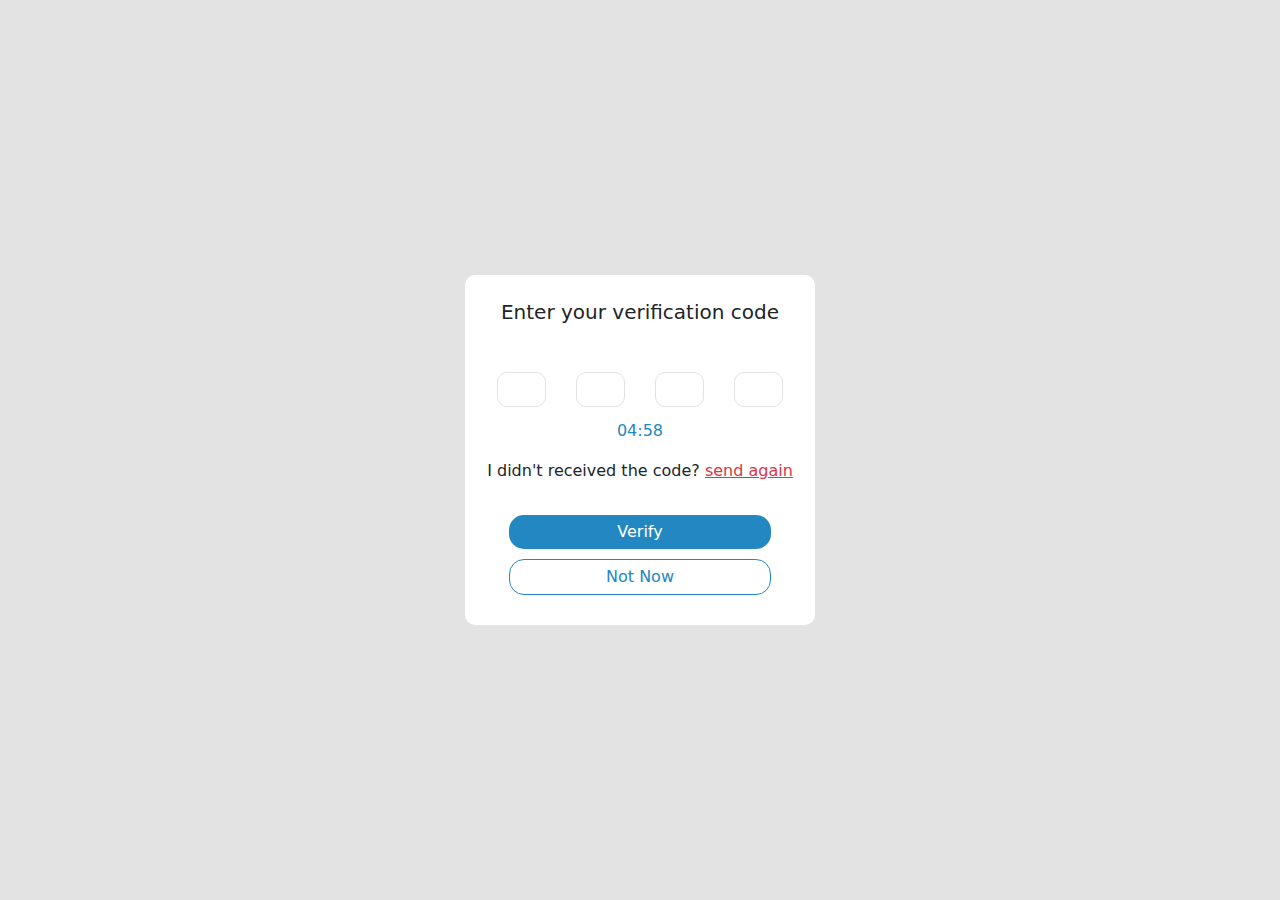
<file: Register/register4.html>
<!DOCTYPE html>
<html lang="en">
<head>
    <meta charset="UTF-8">
    <meta name="viewport" content="width=device-width, initial-scale=1.0">
    <title>Step 4</title>
    <link rel="stylesheet" href="register4.css">
         <!-- Bootstrap -->
         <link href="https://cdn.jsdelivr.net/npm/bootstrap@5.3.3/dist/css/bootstrap.min.css" rel="stylesheet" integrity="sha384-QWTKZyjpPEjISv5WaRU9OFeRpok6YctnYmDr5pNlyT2bRjXh0JMhjY6hW+ALEwIH" crossorigin="anonymous">
         <!-- Animate css -->
         <link
         rel="stylesheet"
         href="https://cdnjs.cloudflare.com/ajax/libs/animate.css/4.1.1/animate.min.css"
       />
    </head>
<body>
    <div class="main">
    <div class="register-4">
        <h5 class="mb-5">Enter your verification code</h5>  
        <div class="code-numbers">
            <input class="input" type="text">
            <input class="input" type="text">
            <input class="input" type="text">
            <input class="input" type="text">
        </div>
        <p class="mt-4 time">04:58</p>
        <p>I didn't received the code? <a class="text-danger">send again</a></p>
        <button id="verify" class="verify mt-3">Verify</button>
        <button class="not-now">Not Now</button>
    </div>
</div>
    <script>
       const inputs =  document.querySelectorAll('.input')

       const verify =document.getElementById('verify')
       verify.addEventListener("click",()=>{
        if(inputs[0].value.trim().length === 0 || inputs[1].value.trim().length ===0
        ||inputs[2].value.trim().length === 0 || inputs[3].value.trim().length ===0){
            alert("Please fill all the fields")
        }else{
            window.location.href="../HomePage/HomePage.html"
        }
       })
    </script>
    <script src="https://cdn.jsdelivr.net/npm/bootstrap@5.3.3/dist/js/bootstrap.bundle.min.js" integrity="sha384-YvpcrYf0tY3lHB60NNkmXc5s9fDVZLESaAA55NDzOxhy9GkcIdslK1eN7N6jIeHz" crossorigin="anonymous"></script>
</body>
</html>
</file>
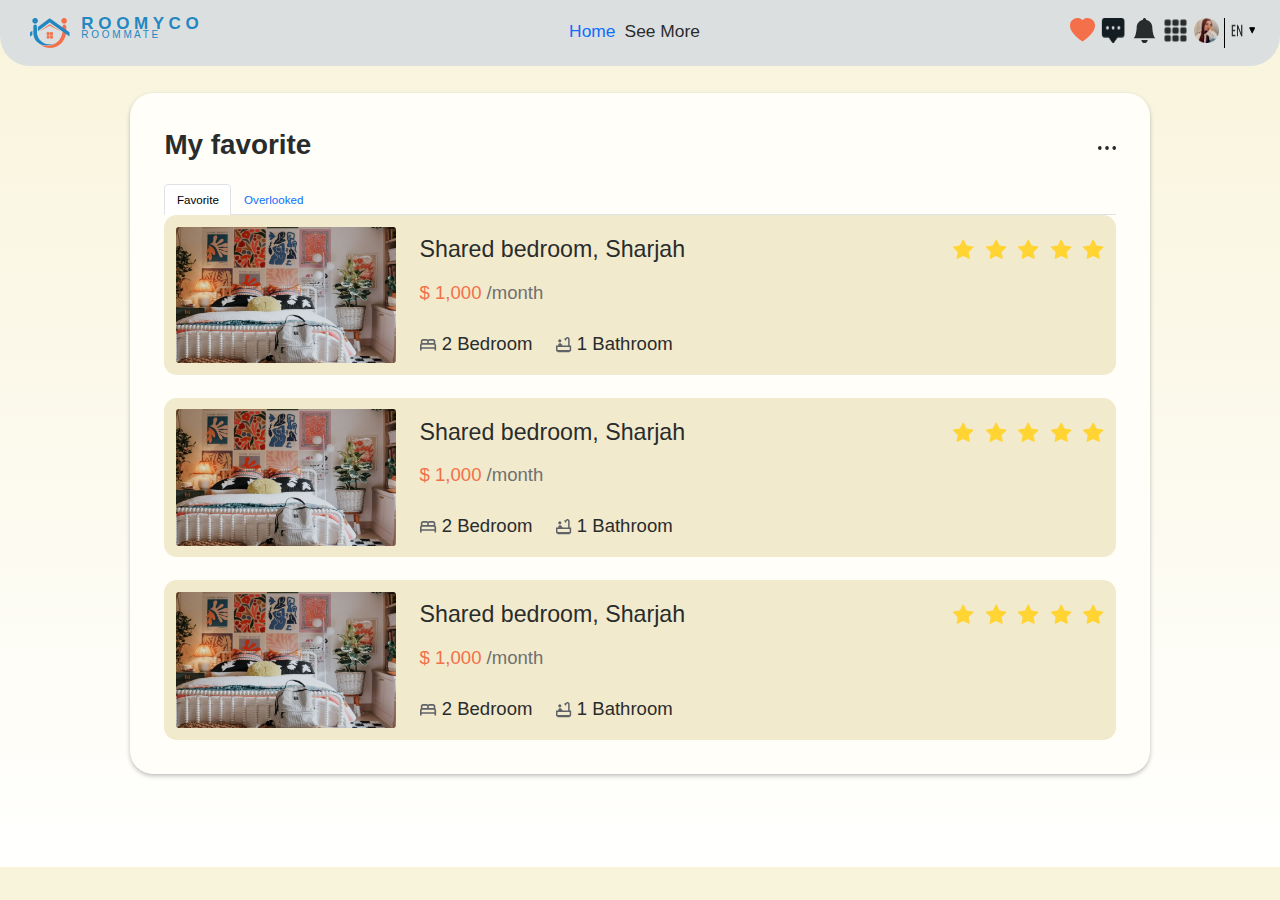
<file: HomePage/Favorite/favorite.html>
<!DOCTYPE html>
<html lang="en">
<head>
    <meta charset="UTF-8">
    <meta name="viewport" content="width=device-width, initial-scale=1.0">
    <link rel="stylesheet" href="../../bootstrap/bootstrap.min.css" />
    <link rel="stylesheet" href="../general-2.css">
    <link rel="stylesheet" href="favorite.css">
    <title>favorite</title>
</head>
<body>
    <nav class="d-flex justify-content-between" id="navbar">
        <div class="d-flex logo">
            <span class="mx-3"><img  src="assets/logo.png" alt=""> </span>
            <div class="text">
                <span class="d-block text-1">R O O M Y C O</span>
                <span class="text-2">R O O M M A T E</span>

            </div>
        </div>
    <div class="home-sentence">
        <span id="home" style="cursor: pointer;" class="home-text text-primary me-2 fs-4">Home</span>
        <span class="fs-4">See More</span>

    </div>
    <div class="d-flex justify-content-between pics">
        <img class="me-2" width="25" height="25" src="assets/heart-fill.svg" style="cursor: pointer;">
        <img id="chat" class="me-2" width="25" height="25" src="assets/chat.png" style="cursor: pointer;">
        <img id="bell-fill" class="me-2" width="25" height="25" src="assets/bell-fill.svg" style="cursor: pointer;">
        <img class="me-2" width="25" height="25" src="assets/grid-3x3-gap-fill.png" style="cursor: pointer;">
        <img class="me-2" width="25" height="25" src="assets/profile.png" style="cursor: pointer;">
        <img class="me-2" src="assets/Line 13.png" style="cursor: pointer;">
        <img class="me-2" width="25" height="25" src="assets/Languages.png" style="cursor: pointer;">
    </div>

</nav>
    <div class="favorite-container">
        <div class="favorite-header">
          <h4 class="favorite-title">My favorite</h4>
          <div class="chat-icons">
            <button><img src="assets/chat-dots.svg" alt="" /></button>
          </div>
        </div>
  
        <ul class="nav nav-tabs" id="myTab" role="tablist">
          <li class="nav-item" role="presentation">
            <button
              class="nav-link active"
              id="favorite-tab"
              data-bs-toggle="tab"
              data-bs-target="#favorite-tab-pane"
              type="button"
              role="tab"
              aria-controls="favorite-tab-pane"
              aria-selected="true"
            >
              Favorite
            </button>
          </li>
          <li class="nav-item" role="presentation">
            <button
              class="nav-link"
              id="overlooked-tab"
              data-bs-toggle="tab"
              data-bs-target="#overlooked-tab-pane"
              type="button"
              role="tab"
              aria-controls="overlooked-tab-pane"
              aria-selected="false"
            >
              Overlooked
            </button>
          </li>
        </ul>
  
        <div class="tab-content" id="myTabContent">
          <div
            class="tab-pane fade show active"
            id="favorite-tab-pane"
            role="tabpanel"
            aria-labelledby="favorite-tab"
            tabindex="0"
          >
            <div class="favorite-list">
              <div class="favorite-item">
                <div class="chat-icons">
                  <button><img src="assets/chat-dots.svg" alt="" /></button>
                </div>
                <div class="favorite-img">
                  <img src="assets/Rectangle 1000.png" alt="" />
                </div>
                <div class="favorite-content">
                  <div class="favorite-heading">
                    <h3 class="heading-tertiary">Shared bedroom, Sharjah</h3>
                    <div class="rating">
                      <img src="assets/full-star.svg" alt="" />
                      <img src="assets/full-star.svg" alt="" />
                      <img src="assets/full-star.svg" alt="" />
                      <img src="assets/full-star.svg" alt="" />
                      <img src="assets/full-star.svg" alt="" />
                    </div>
                  </div>
  
                  <p class="price"><span>$ 1,000</span> /month</p>
  
                  <div class="rooms">
                    <div>
                      <img
                        src="assets/bed_24dp_FILL0_wght400_GRAD0_opsz24.svg"
                        alt=""
                      />
                      <span>2 Bedroom</span>
                    </div>
                    <div>
                      <img
                        src="assets/bathtub_24dp_FILL0_wght400_GRAD0_opsz24.svg"
                        alt=""
                      />
                      <span>1 Bathroom</span>
                    </div>
                  </div>
                </div>
              </div>
  
              <div class="favorite-item">
                <div class="chat-icons">
                  <button><img src="assets/chat-dots.svg" alt="" /></button>
                </div>
                <div class="favorite-img">
                  <img src="assets/Rectangle 1000.png" alt="" />
                </div>
                <div class="favorite-content">
                  <div class="favorite-heading">
                    <h3 class="heading-tertiary">Shared bedroom, Sharjah</h3>
                    <div class="rating">
                      <img src="assets/full-star.svg" alt="" />
                      <img src="assets/full-star.svg" alt="" />
                      <img src="assets/full-star.svg" alt="" />
                      <img src="assets/full-star.svg" alt="" />
                      <img src="assets/full-star.svg" alt="" />
                    </div>
                  </div>
  
                  <p class="price"><span>$ 1,000</span> /month</p>
  
                  <div class="rooms">
                    <div>
                      <img
                        src="assets/bed_24dp_FILL0_wght400_GRAD0_opsz24.svg"
                        alt=""
                      />
                      <span>2 Bedroom</span>
                    </div>
                    <div>
                      <img
                        src="assets/bathtub_24dp_FILL0_wght400_GRAD0_opsz24.svg"
                        alt=""
                      />
                      <span>1 Bathroom</span>
                    </div>
                  </div>
                </div>
              </div>
  
              <div class="favorite-item">
                <div class="chat-icons">
                  <button><img src="assets/chat-dots.svg" alt="" /></button>
                </div>
                <div class="favorite-img">
                  <img src="assets/Rectangle 1000.png" alt="" />
                </div>
                <div class="favorite-content">
                  <div class="favorite-heading">
                    <h3 class="heading-tertiary">Shared bedroom, Sharjah</h3>
                    <div class="rating">
                      <img src="assets/full-star.svg" alt="" />
                      <img src="assets/full-star.svg" alt="" />
                      <img src="assets/full-star.svg" alt="" />
                      <img src="assets/full-star.svg" alt="" />
                      <img src="assets/full-star.svg" alt="" />
                    </div>
                  </div>
  
                  <p class="price"><span>$ 1,000</span> /month</p>
  
                  <div class="rooms">
                    <div>
                      <img
                        src="assets/bed_24dp_FILL0_wght400_GRAD0_opsz24.svg"
                        alt=""
                      />
                      <span>2 Bedroom</span>
                    </div>
                    <div>
                      <img
                        src="assets/bathtub_24dp_FILL0_wght400_GRAD0_opsz24.svg"
                        alt=""
                      />
                      <span>1 Bathroom</span>
                    </div>
                  </div>
                </div>
              </div>
            </div>
          </div>
          <div
            class="tab-pane fade"
            id="overlooked-tab-pane"
            role="tabpanel"
            aria-labelledby="overlooked-tab"
            tabindex="0"
          >
            <div class="favorite-list">
              <div class="favorite-item">
                <div class="chat-icons">
                  <button><img src="assets/chat-dots.svg" alt="" /></button>
                </div>
                <div class="favorite-img">
                  <img src="assets/Rectangle 1000.png" alt="" />
                </div>
                <div class="favorite-content">
                  <div class="favorite-heading">
                    <h3 class="heading-tertiary">Shared bedroom, Sharjah</h3>
                    <div class="rating">
                      <img src="assets/full-star.svg" alt="" />
                      <img src="assets/full-star.svg" alt="" />
                      <img src="assets/full-star.svg" alt="" />
                      <img src="assets/full-star.svg" alt="" />
                      <img src="assets/full-star.svg" alt="" />
                    </div>
                  </div>
  
                  <p class="price"><span>$ 1,000</span> /month</p>
  
                  <div class="rooms">
                    <div>
                      <img
                        src="assets/bed_24dp_FILL0_wght400_GRAD0_opsz24.svg"
                        alt=""
                      />
                      <span>2 Bedroom</span>
                    </div>
                    <div>
                      <img
                        src="assets/bathtub_24dp_FILL0_wght400_GRAD0_opsz24.svg"
                        alt=""
                      />
                      <span>1 Bathroom</span>
                    </div>
                  </div>
                </div>
              </div>
              <div class="favorite-item">
                <div class="chat-icons">
                  <button><img src="assets/chat-dots.svg" alt="" /></button>
                </div>
                <div class="favorite-img">
                  <img src="assets/Rectangle 1000.png" alt="" />
                </div>
                <div class="favorite-content">
                  <div class="favorite-heading">
                    <h3 class="heading-tertiary">Shared bedroom, Sharjah</h3>
                    <div class="rating">
                      <img src="assets/full-star.svg" alt="" />
                      <img src="assets/full-star.svg" alt="" />
                      <img src="assets/full-star.svg" alt="" />
                      <img src="assets/full-star.svg" alt="" />
                      <img src="assets/full-star.svg" alt="" />
                    </div>
                  </div>
  
                  <p class="price"><span>$ 1,000</span> /month</p>
  
                  <div class="rooms">
                    <div>
                      <img
                        src="assets/bed_24dp_FILL0_wght400_GRAD0_opsz24.svg"
                        alt=""
                      />
                      <span>2 Bedroom</span>
                    </div>
                    <div>
                      <img
                        src="assets/bathtub_24dp_FILL0_wght400_GRAD0_opsz24.svg"
                        alt=""
                      />
                      <span>1 Bathroom</span>
                    </div>
                  </div>
                </div>
              </div>
            </div>
          </div>
        </div>
      </div>
    <script src="../../bootstrap/bootstrap.bundle.min.js"></script>
    <script src="favorite.js"></script>
</body>
</html>
</file>
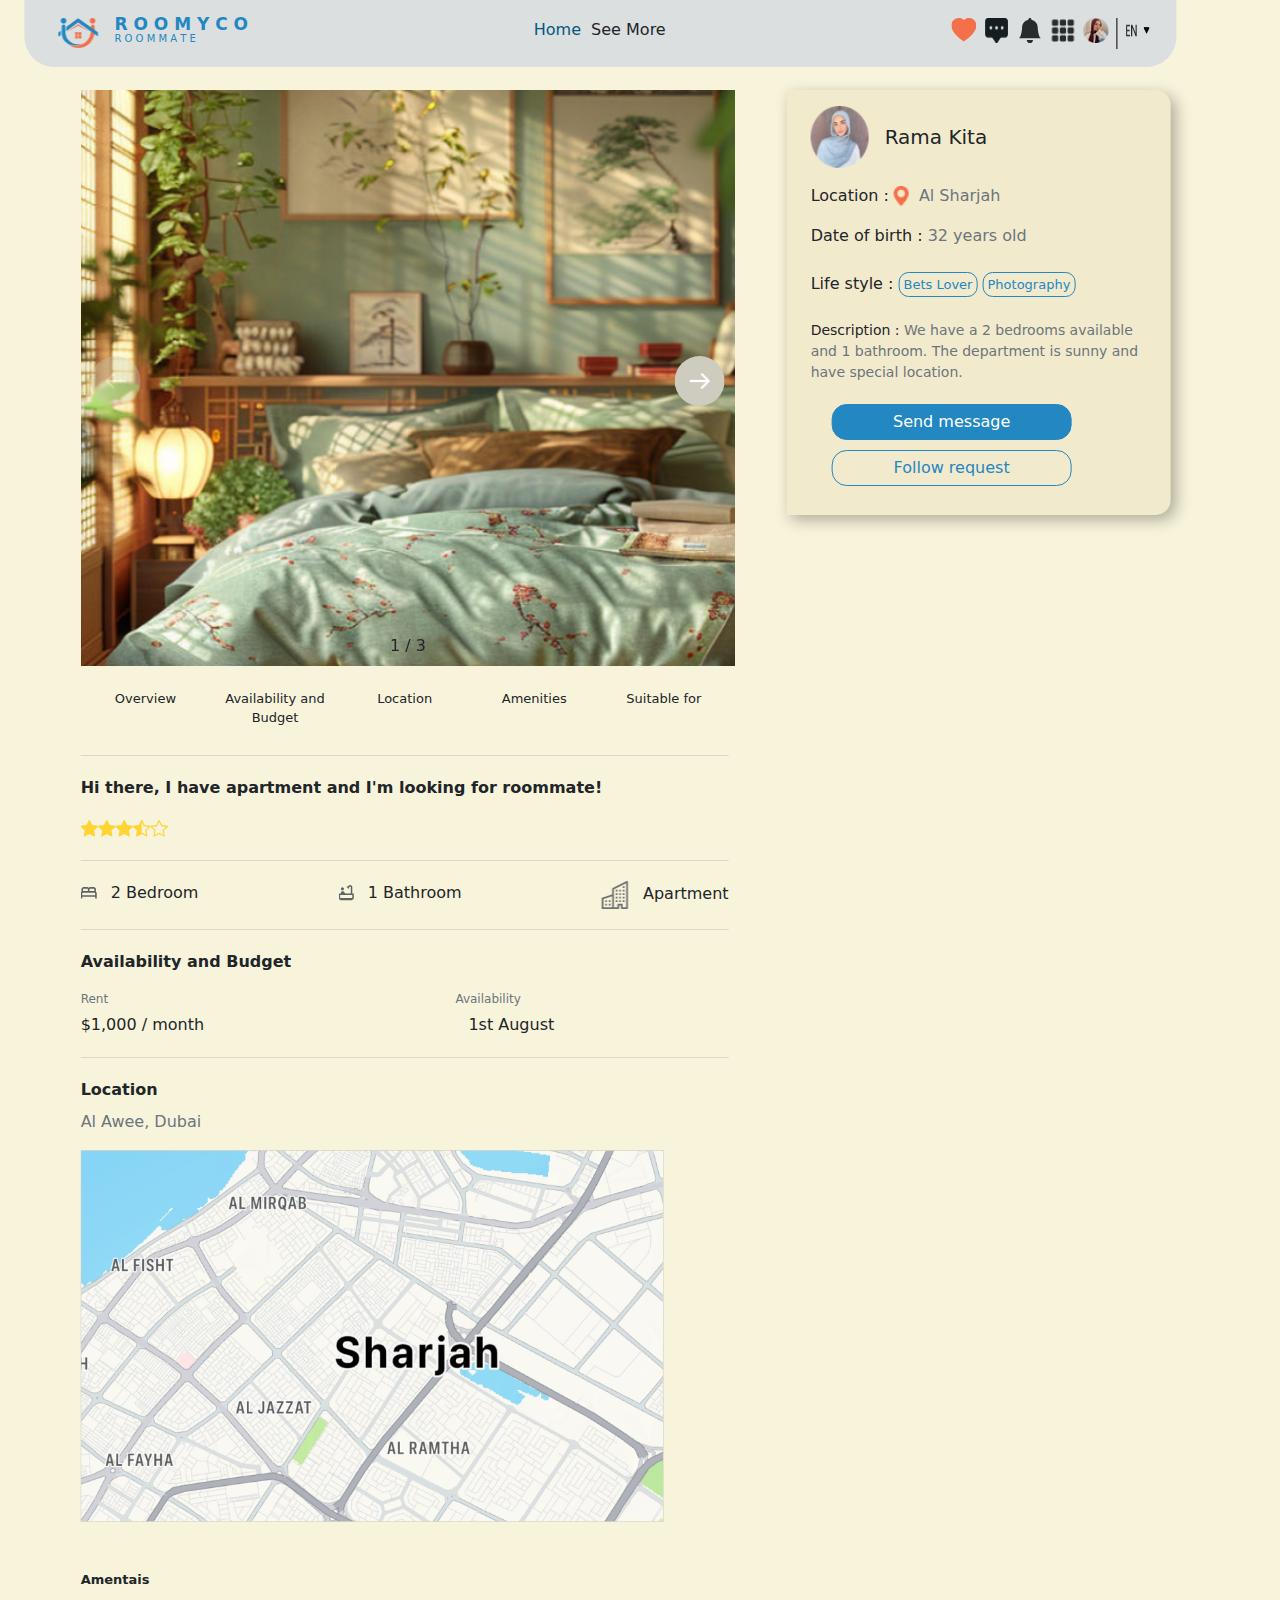
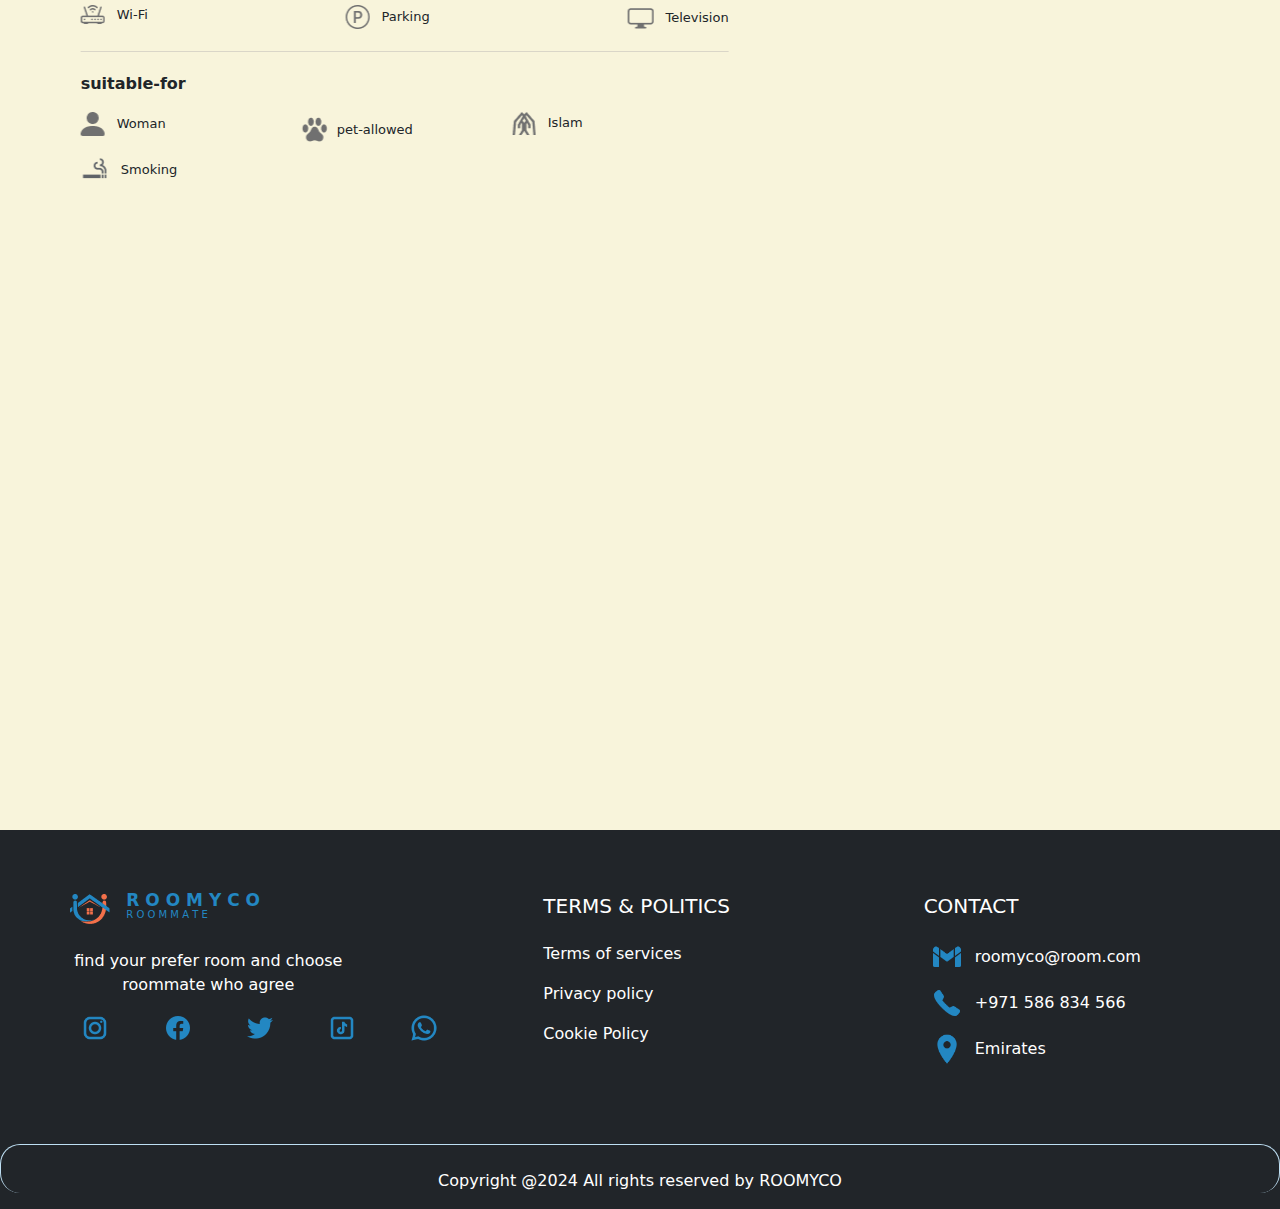
<file: HomePage/ListPlace/listPlace.html>
<!DOCTYPE html>
<html lang="en">
<head>
    <meta charset="UTF-8">
    <meta name="viewport" content="width=device-width, initial-scale=1.0">
    <!-- Bootstrap -->
    <link href="https://cdn.jsdelivr.net/npm/bootstrap@5.3.3/dist/css/bootstrap.min.css" rel="stylesheet" integrity="sha384-QWTKZyjpPEjISv5WaRU9OFeRpok6YctnYmDr5pNlyT2bRjXh0JMhjY6hW+ALEwIH" crossorigin="anonymous">
    <!-- Animate css -->
    <link
    rel="stylesheet"
    href="https://cdnjs.cloudflare.com/ajax/libs/animate.css/4.1.1/animate.min.css"
    />
    <!-- Swiper -->
    <link rel="stylesheet" href="swiper-bundle.min.css">
    <link rel="stylesheet" href="ListPlace.css">
    <title>List Place</title>
</head>
<body>
<div class="main ">
       <!-- Start of Navbar -->
       <div class="container">

        <nav class="d-flex justify-content-between" id="navbar">
                <div class="d-flex logo">
                    <span class="mx-3"><img  src="assets/logo.png" alt=""> </span>
                    <div>
                        <span class="d-block text-1">R O O M Y C O</span>
                        <span class="text-2">R O O M M A T E</span>

                    </div>
                </div>
            <div class="home-sentence">
                <span id="home" style="cursor: pointer;" class="home-text">Home</span>
                <span>See More</span>

            </div>
            <div class="d-flex justify-content-between">
                <img id="favorite" style="cursor: pointer;" class="me-2" width="25" height="25" src="assets/heart-fill.svg" alt="">
                <img id="chat" class="me-2" width="25" height="25" src="assets/chat.png" alt="">
                <img id="notifications" style="cursor: pointer;" class="me-2" width="25" height="25" src="assets/bell-fill.svg" alt="">
                <img class="me-2" width="25" height="25" src="assets/grid-3x3-gap-fill.png" alt="">
                <img class="me-2" width="25" height="25" src="assets/profile.png" alt="">
                <img class="me-2" src="assets/Line 13.png" alt="">
                <img class="me-2" width="25" height="25" src="assets/Languages.png" alt="">
            </div>

        </nav>
        <!-- seeker roommate  -->
        
    </div>
    <div class="seeker-roommate row gap-3">
        <div class="room-details col-lg-7 col-md-7 col-sm-7  col-7">
            <div class="room-pics">
                <div class="swiper mySwiper">
                    <div class="swiper-wrapper">
                      <div class="swiper-slide"><img src="assets/room.png" alt=""></div>
                      <div class="swiper-slide"><img src="assets/room.png" alt=""></div>
                      <div class="swiper-slide"><img src="assets/room.png" alt=""></div>
                    
                    </div>
                    <div class="swiper-button-next">
                        <img src="assets/right-arrow.png" alt="">
                    </div>

                    <div class="swiper-button-prev">
                        <img src="assets/left-arrow.png" alt="">
                    </div>
                    <div class="swiper-pagination"></div>
                  </div>
            </div>
            <div class="tags my-3 ">
                <a href="#overview" class="btn ">Overview</a>
                <a href="#availability" class="btn">Availability and Budget</a>
                <a href="#location" class="btn ">Location</a>
                <a href="#amenities" class="btn">Amenities</a>
                <a href="#suitable-for" class="btn ">Suitable for</a>   

            </div>
            <div class="line"></div>
            <div class="hi-there mt-2" id="overview">
                <p class="fw-bold">Hi there, I have apartment and I'm looking for roommate!</p>

                <img src="assets/stars.svg"/>
            </div>
            <div class="line"></div>
            <div class="details d-flex justify-content-between">
                <div>
                    <img src="assets/bed.svg" alt="">
                    <span class="ms-2">2 Bedroom</span>
                </div>
                <div>
                    <img src="assets/bathub.svg" alt="">
                    <span class="ms-2">1 Bathroom</span>
                </div>
                <div>
                    <img src="assets/buildings.png" alt="">
                    <span class="ms-2">Apartment</span>
                </div>
            </div>
            <div class="line"></div>
            
            <div class="availability" id="availability">
                <p class="fw-bold">Availability and  Budget</p>

                <div class="text-secondary">
                    <span>Rent</span>
                    <span class="right">Availability</span>
                </div>
                <div>
                    <span>$1,000 / month</span>
                    <span class="right">1st August </span>
                </div>
            </div>
            <div class="line"></div>
            <div class="location" id="location">
                <p class="fw-bold my-2">Location</p>
                <p class="text-secondary">Al Awee, Dubai</p>
                <img src="assets/map.png" alt="">
            </div>

            <div class="amentais mt-5" id="amenities">
                <p class="fw-bold">Amentais</p>
                <div class="d-flex justify-content-between">
                    <div>
                        <img src="assets/wifi.png" alt="">
                        <span class="ms-2">Wi-Fi</span>
                    </div>
                    <div>
                        <img src="assets/p-circle.png" alt="">
                        <span class="ms-2">Parking</span>
                    </div>
                    <div>
                        <img src="assets/tv.png" alt="">
                        <span class="ms-2">Television</span>
                    </div>
                </div>
            </div>

            <div class="line"></div>
            <p class="fw-bold">suitable-for</p>
            <div class="suitable-for" id="suitable-for">
                <div>
                    <img src="assets/person.png" alt="">
                    <span class="ms-2">Woman</span>
                </div>
                <div>
                    <img src="assets/petprint.png" alt="">
                    <span class="me-2">pet-allowed</span>
                </div>
                <div>
                    <img src="assets/Islam.png" alt="">
                    <span class="ms-2">Islam</span>
                </div>
                <div class="mt-2">
                    <img src="assets/smoking.png" alt="">
                    <span class="ms-2">Smoking</span>
                </div>
            </div>
        </div>

        <div class="card-roommate col-lg-4 col-md-4 col-sm-4 col-4">
            <div class="container c1">
                <div class="card-head d-flex mt-3">
                    <img  src="assets/rama.png" alt="">
                    <span class="m-3 fs-5">Rama Kita</span>
                </div>
                <div class="location mt-3 d-flex">
                    Location :
                    <div>
                    <img  src="assets/loc.png" alt=""> <span class="text-secondary"> Al Sharjah</span>
                </div>
                </div>
                <div class="birth mt-3">
                    Date of birth : <span class="text-secondary">32 years old</span>
                </div>
                <div class="life-style mt-4">
                    Life style : <span>Bets Lover</span>
                                <span>Photography</span>
                </div>
                <div class="description mt-4">
                    Description : <span class="text-secondary">
                         We have a 2 bedrooms available and 1 bathroom. The department is sunny and have special location. 
                    </span>
                </div>
                <div class="buttons ms-3 mt-3 pb-4">
                    <button class="send-message">Send message</button>
                    <button class="follow-request">Follow request</button>
                </div>
            </div>
        </div>
    </div>
    
</div>
      <!-- Footer -->
      <footer class="bg-dark text-white pt-5 ">
        <div class="text-md-left overflow-x-hidden">
          <div class="row text-md-left justify-content-between">
            <div class="col-md-4 col-lg-3 col-xl-4 mx-auto mt-3">
                <div class="d-flex logo mb-4">
                    <span class="mx-3"><img  src="assets/footer/logo.png" alt=""> </span>
                    <div>
                        <span class="d-block text-1">R O O M Y C O</span>
                        <span class="text-2">R O O M M A T E</span>
                    </div>
                </div>              
                <p class="text-center w-75">
                find your prefer room and choose roommate who agree 
              </p>
              <div class="d-flex justify-content-around my-3">
                <span><img width="30" height="30" src="assets/footer/instagram.png" alt=""> </span>
                <span> <img src="assets/footer/facebook.png" alt=""> </span>
                <span> <img width="30" height="30" src="assets/footer/twitter.png" alt=""></span>
                <span> <img width="30" height="30" src="assets/footer/tiktok.png" alt=""></span>
                <span> <img width="30" height="30" src="assets/footer/whatsapp.png" alt="">
                </span>
              </div>
            </div>

            <div class="col-md-4 col-lg-2 col-xl-3  mt-3">
              <h5 class="text-uppercase mb-4 font-weight-bold ">Terms & Politics</h5>
              <p>
                <span href="#" class="text-white" style="text-decoration: none;">Terms of services</span>
              </p>
              <p>
                <span href="#" class="text-white" style="text-decoration: none;">Privacy policy</span>
              </p>
              <p>
                <span href="#" class="text-white" style="text-decoration: none;">Cookie Policy</span>
              </p>
            </div>
            <div class="col-md-4 col-lg-3 col-xl-3 mx-auto mt-3">
              <h5 class="text-uppercase mb-4 font-weight-bold">Contact</h5>
            
              <p>
                <img class="mx-2" width="30" height="30" src="assets/footer/gmail2.png" alt="gmail-new"/>
                <a href="#" class="text-white" style="text-decoration: none;">
                  roomyco@room.com</a>
              </p>
              <p>
                <img class="mx-2" width="30" height="30" src="assets/footer/phone.png" alt="gmail-new"/>
                <a href="#" class="text-white" style="text-decoration: none;">+971 586 834 566</a>
              </p>
              <p>
                <img class="mx-2" width="30" height="30" src="assets/footer/location2.png" alt="gmail-new"/>
                <a href="#" class="text-white" style="text-decoration: none;">Emirates</a>
              </p>
            </div>
          </div>
            <div class="copy-right">
              <p class="text-center text-white mt-4">Copyright @2024 All rights reserved by ROOMYCO
              </p>
            </div>
        </div>
      </footer>
<script src="swiper-bundle.min.js"></script>

    <script>
     
    </script>
    <script type="module" src="ListPlace.js"></script>

    <script src="https://cdn.jsdelivr.net/npm/bootstrap@5.3.3/dist/js/bootstrap.bundle.min.js" integrity="sha384-YvpcrYf0tY3lHB60NNkmXc5s9fDVZLESaAA55NDzOxhy9GkcIdslK1eN7N6jIeHz" crossorigin="anonymous"></script>
</body>
</html>
</file>
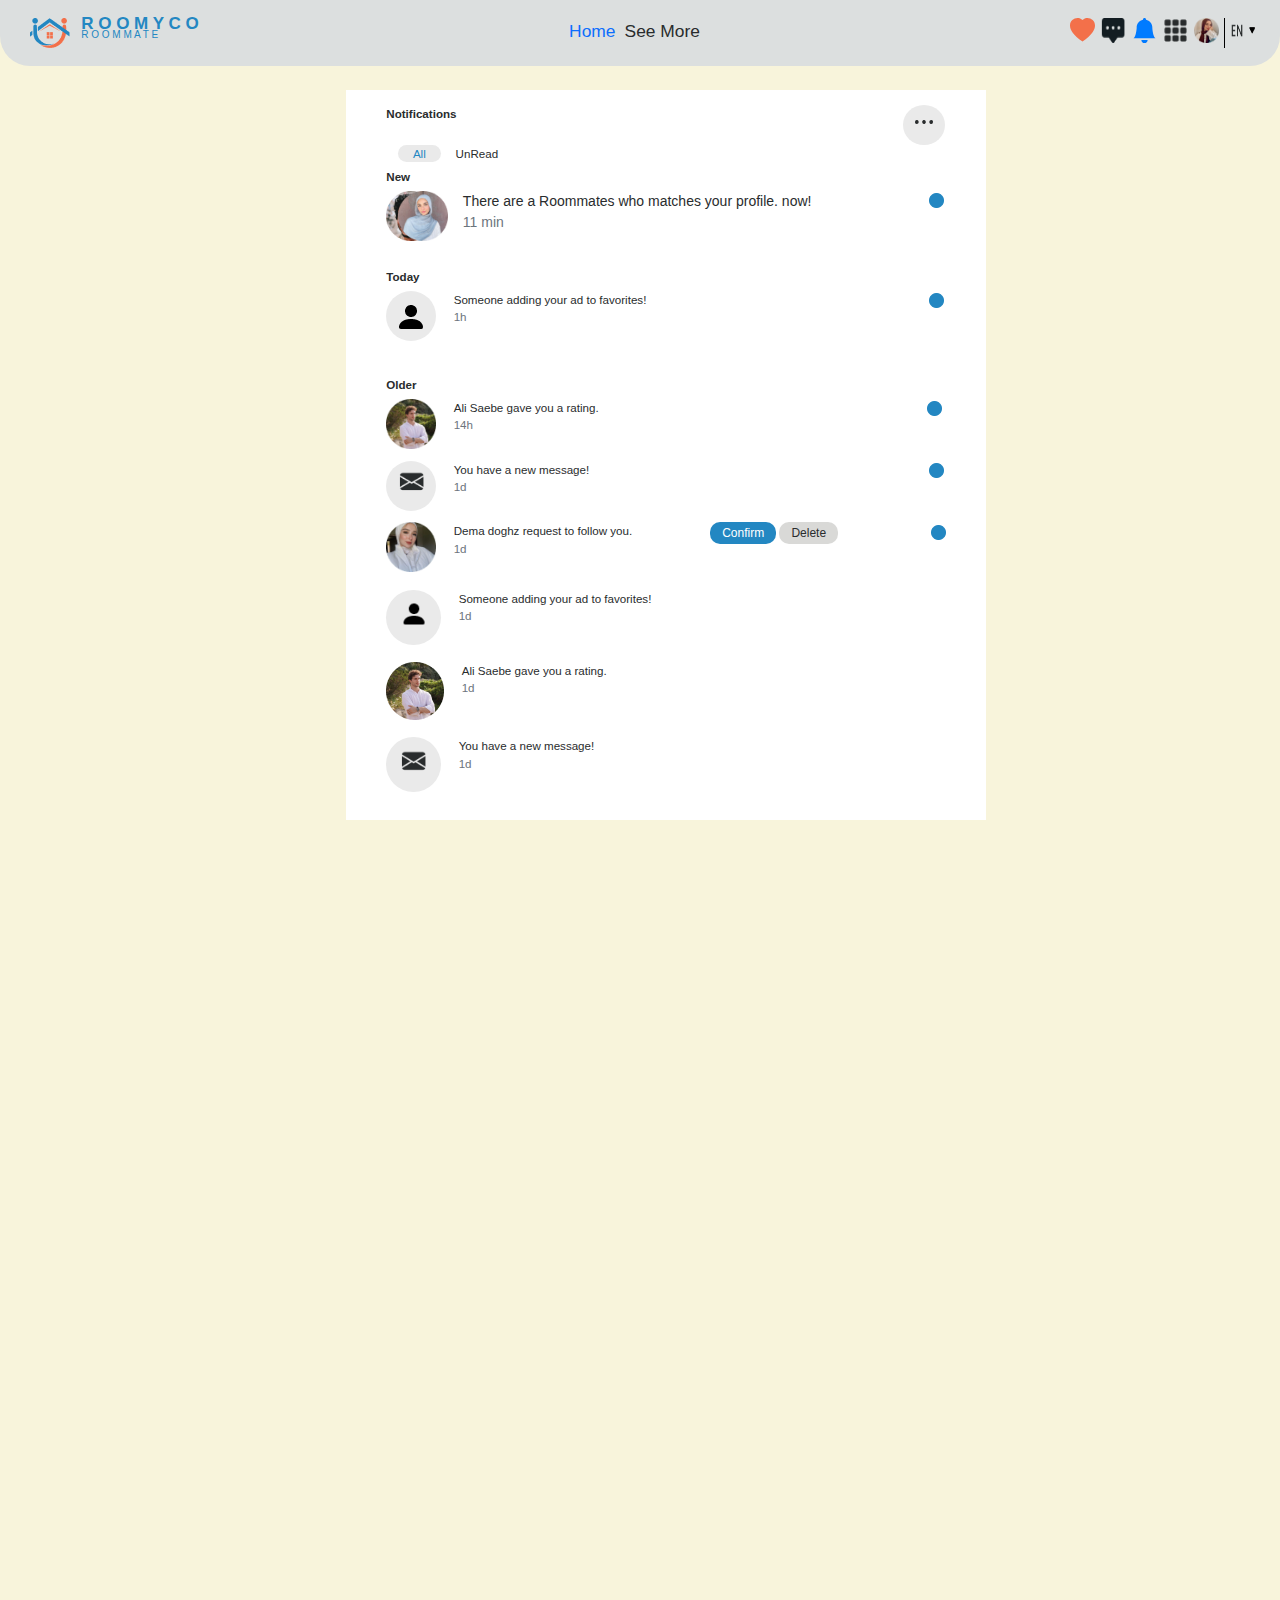
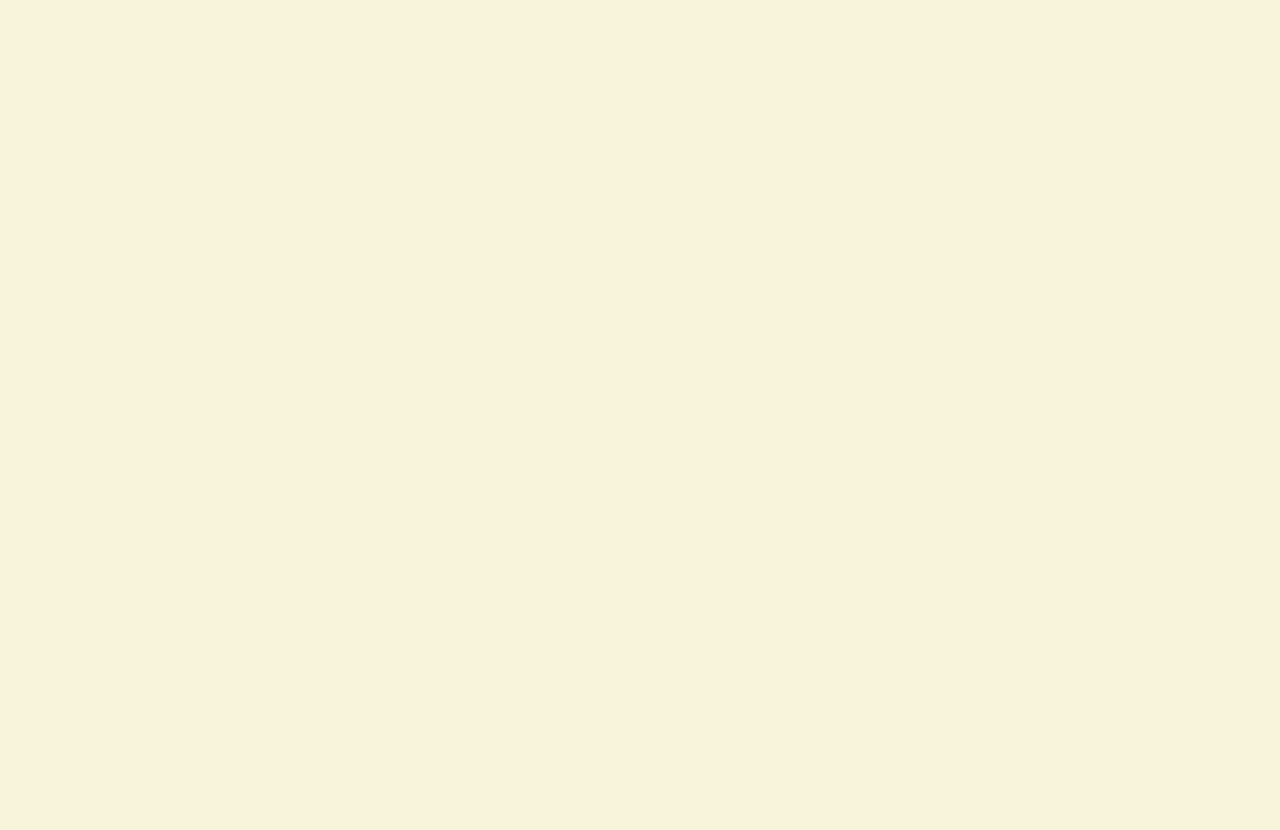
<file: HomePage/Notifications/Notifications.html>
<!DOCTYPE html>
<html lang="en">
<head>
    <meta charset="UTF-8">
    <meta name="viewport" content="width=device-width, initial-scale=1.0">
     <!-- Bootstrap -->
     <link href="https://cdn.jsdelivr.net/npm/bootstrap@5.3.3/dist/css/bootstrap.min.css" rel="stylesheet" integrity="sha384-QWTKZyjpPEjISv5WaRU9OFeRpok6YctnYmDr5pNlyT2bRjXh0JMhjY6hW+ALEwIH" crossorigin="anonymous">
     <link rel="stylesheet" href="Notifications.css">
     <link rel="stylesheet" href="../general-2.css">
     <title>Notifications</title>
    </head>
<body>
    <div class="main">
     <!-- Start of Navbar -->

        <nav class="d-flex justify-content-between" id="navbar">
                <div class="d-flex logo">
                    <span class="mx-3"><img  src="assets/logo.png" alt=""> </span>
                    <div class="text">
                        <span class="d-block text-1">R O O M Y C O</span>
                        <span class="text-2">R O O M M A T E</span>

                    </div>
                </div>
            <div class="home-sentence">
                <span id="home" style="cursor: pointer;" class="home-text text-primary me-2 fs-4">Home</span>
                <span class="fs-4">See More</span>

            </div>
            <div class="d-flex justify-content-between pics">
                <img id="favorite" style="cursor: pointer;" class="me-2" width="25" height="25" src="assets/heart-fill.svg" alt="">
                <img id="chat" class="me-2" width="25" height="25" src="assets/chat.png" alt="">
                <img id="bell-fill" class="me-2" width="25" height="25" src="assets/bell-fill.svg" alt="">
                <img class="me-2" width="25" height="25" src="assets/grid-3x3-gap-fill.png" alt="">
                <img class="me-2" width="25" height="25" src="assets/profile.png" alt="">
                <img class="me-2" src="assets/Line 13.png" alt="">
                <img class="me-2" width="25" height="25" src="assets/Languages.png" alt="">
            </div>

        </nav>
        <!-- seeker roommate  -->
      
    <div class="notifications ">
        <div class="container">
        <div class="d-flex justify-content-between head">
            <span class="fw-bold ">Notifications</span>
            <div class="circle"> 
                <img src="assets/dots.png" alt="">
            </div>
        </div>
        <div class="sentence ms-3">
            <span class="all me-3">All</span>
            <span>UnRead</span>
        </div> 
        <div class="fw-bold my-2">New</div>
        <div class="new-content">
            <div class="pictures position-relative">
                <img  src="assets/guy.png" class="position-absolute " alt="">
                <img src="assets/girl.png" class="position-absolute ms-3" alt="">
            </div>
            <div class="sentence">
                <span>There are a Roommates who matches your profile.  now!</span>
               <br> <span class="text-secondary">11 min</span>
            </div>
            <div class="dot"> 
            <img src="assets/Ellipse 664.png" alt="">
            </div>
        </div>

        <div class="fw-bold mt-5 mb-2 today">Today</div>
        <div class="today-content">
            <div class="pic">
                <img src="assets/person-fill.png"  alt="">
            </div>
            <div class="sentence ms-4">
                <span>Someone adding your ad to favorites!</span>
                <br> <span class="text-secondary">1h</span>
            </div>
            <div class="dot">
                <img src="assets/Ellipse 664.png" alt="">
            </div>
        </div>
        <!--  -->
        <div class="fw-bold mt-5 mb-2 older">Older</div>
        <div class="older-content">
            <div >
                <img  width="50"  src="assets/ali.png"  alt="">
            </div>
            <div class="sentence ms-4">
                <span>Ali Saebe gave you a rating.</span>
                <br> <span class="text-secondary">14h</span>
            </div>
            <div class="dot">
                <img src="assets/Ellipse 664.png" alt="">
            </div>
        </div>
        <!--  -->
        <div class="today-content my-3">
            <div class="pic">
                <img width="25" src="assets/message.png"  alt="">
            </div>
            <div class="sentence ms-4">
                <span>You have a new message!</span>
                <br> <span class="text-secondary">1d</span>
            </div>
            <div class="dot">
                <img src="assets/Ellipse 664.png" alt="">
            </div>
        </div>
        <!--  -->
        <div class="request-follow">
            <div class="pic">
                <img width="50" class="dema" src="assets/maria.png"  alt="">
            </div>
            <div class="sentence ms-4">
                <span>Dema doghz request to follow you.</span>
                <br> <span class="text-secondary">1d</span>
            </div>
            <div class="buttons">
                <button class="confirm">Confirm</button>
                <button class="delete">Delete</button>
            </div>
            <div class="dot">
                <img src="assets/Ellipse 664.png" alt="">
            </div>
        </div>
        <!--  -->
        <div class="other-content ">
            <div class="d-flex my-4">
                <div class="pic">
                    <img width="28 pt-1"  src="assets/person-fill.png"  alt="">
                </div>
                <div class="sentence ms-4">
                    <span>Someone adding your ad to favorites!</span>
                    <br> <span class="text-secondary">1d</span>
                </div>
            </div>
            <div class="d-flex my-4">
                <div class="pic2">
                    <img class="ali"  src="assets/ali.png"  alt="">
                </div>
                <div class="sentence ms-4">
                    <span>Ali Saebe gave you a rating.</span>
                    <br> <span class="text-secondary">1d</span>
                </div>
            </div>
            <div class="d-flex my-4">
                <div class="pic">
                    <img width="25" src="assets/message.png" class="pt-1" alt="">
                </div>
                <div class="sentence ms-4">
                    <span>You have a new message!</span>
                    <br> <span class="text-secondary">1d</span>
                </div>
            </div>
        </div>
    </div>
    </div>
</div>
<script type="module" src="Notifications.js"></script>
    <script src="https://cdn.jsdelivr.net/npm/bootstrap@5.3.3/dist/js/bootstrap.bundle.min.js" integrity="sha384-YvpcrYf0tY3lHB60NNkmXc5s9fDVZLESaAA55NDzOxhy9GkcIdslK1eN7N6jIeHz" crossorigin="anonymous"></script>
</body>
</html>
</file>
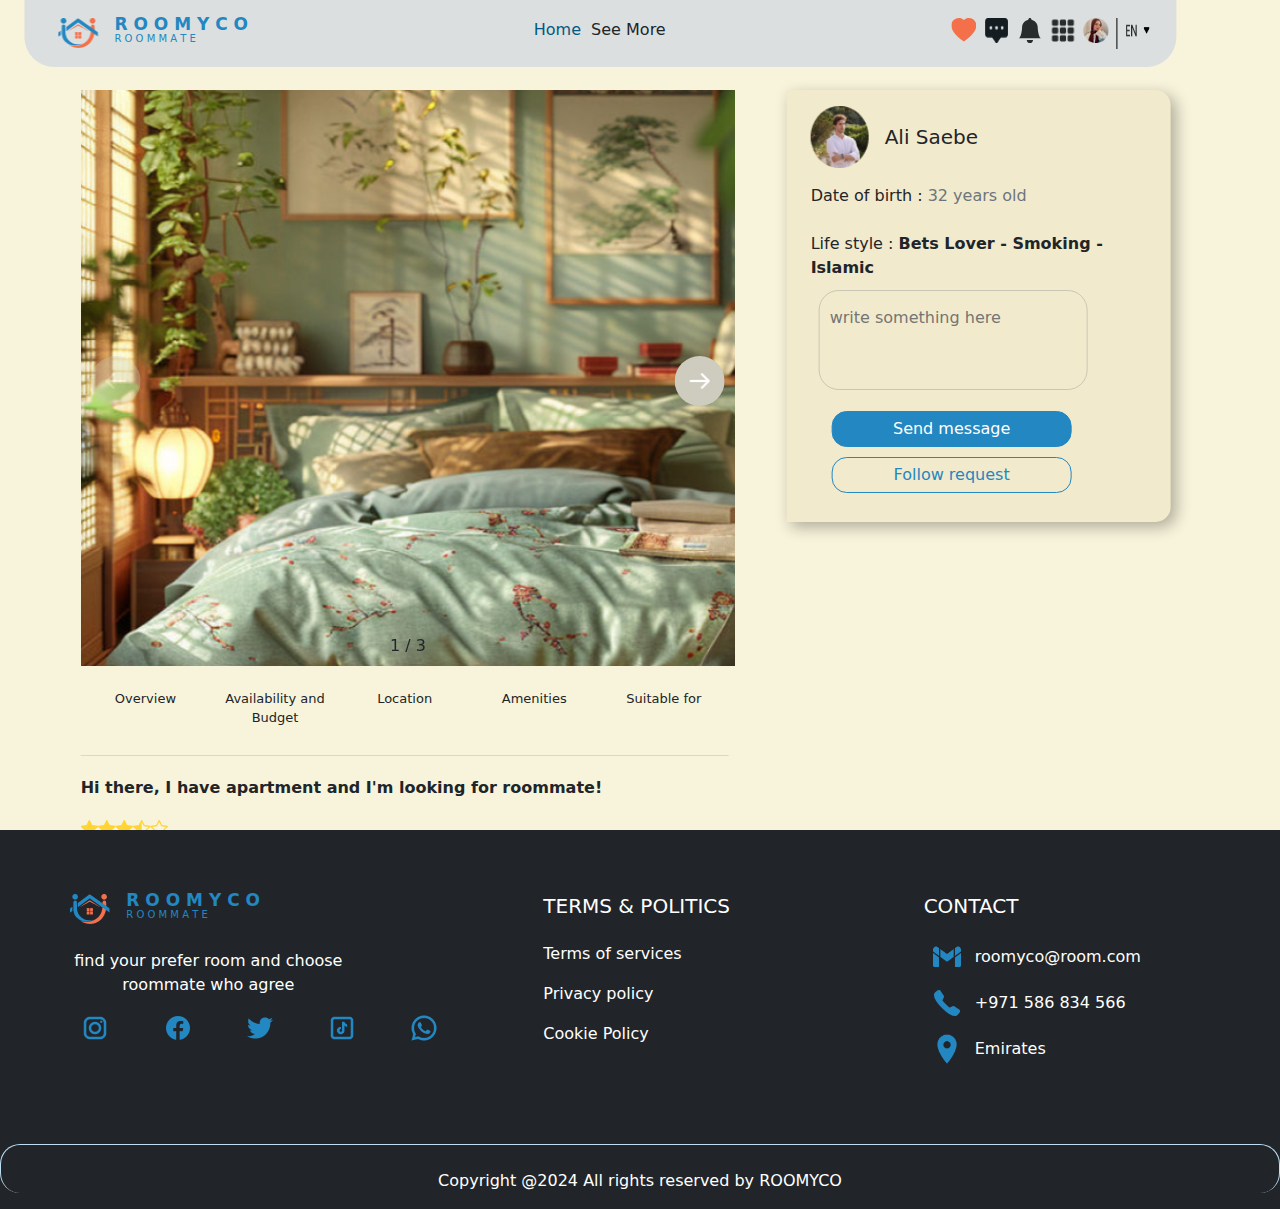
<file: HomePage/SeekerRoommate/SeekerRoommate.html>
<!DOCTYPE html>
<html lang="en">
<head>
    <meta charset="UTF-8">
    <meta name="viewport" content="width=device-width, initial-scale=1.0">
    <!-- Bootstrap -->
    <link href="https://cdn.jsdelivr.net/npm/bootstrap@5.3.3/dist/css/bootstrap.min.css" rel="stylesheet" integrity="sha384-QWTKZyjpPEjISv5WaRU9OFeRpok6YctnYmDr5pNlyT2bRjXh0JMhjY6hW+ALEwIH" crossorigin="anonymous">
    <!-- Animate css -->
    <link
    rel="stylesheet"
    href="https://cdnjs.cloudflare.com/ajax/libs/animate.css/4.1.1/animate.min.css"
    />
    <!-- Swiper -->
    <link rel="stylesheet" href="swiper-bundle.min.css">
    <link rel="stylesheet" href="SeekerRoommate.css">

    <title>Seeker Roommate</title>
</head>
<body>
<div class="main ">
       <!-- Start of Navbar -->
       <div class="container">

        <nav class="d-flex justify-content-between" id="navbar">
                <div class="d-flex logo">
                    <span class="mx-3"><img  src="assets/logo.png" alt=""> </span>
                    <div>
                        <span class="d-block text-1">R O O M Y C O</span>
                        <span class="text-2">R O O M M A T E</span>

                    </div>
                </div>
            <div class="home-sentence">
                <span style="cursor: pointer;" id="home" class="home-text">Home</span>
                <span>See More</span>

            </div>
            <div class="d-flex justify-content-between">
                <img id="favorite" style="cursor: pointer;" class="me-2" width="25" height="25" src="assets/heart-fill.svg" alt="">
                <img id="chat" class="me-2" width="25" height="25" src="assets/chat.png" alt="">
                <img id="notifications" style="cursor: pointer;" class="me-2" width="25" height="25" src="assets/bell-fill.svg" alt="">
                <img class="me-2" width="25" height="25" src="assets/grid-3x3-gap-fill.png" alt="">
                <img class="me-2" width="25" height="25" src="assets/profile.png" alt="">
                <img class="me-2" src="assets/Line 13.png" alt="">
                <img class="me-2" width="25" height="25" src="assets/Languages.png" alt="">
            </div>

        </nav>
        <!-- seeker roommate  -->
        
    </div>
    <div class="seeker-roommate row gap-3">
        <div class="room-details col-lg-7 col-md-7 col-sm-7  col-7">
            <div class="room-pics">
                <div class="swiper mySwiper">
                    <div class="swiper-wrapper">
                      <div class="swiper-slide"><img src="assets/room.png" alt=""></div>
                      <div class="swiper-slide"><img src="assets/room.png" alt=""></div>
                      <div class="swiper-slide"><img src="assets/room.png" alt=""></div>
                    
                    </div>
                    <div class="swiper-button-next">
                        <img src="assets/right-arrow.png" alt="">
                    </div>

                    <div class="swiper-button-prev">
                        <img src="assets/left-arrow.png" alt="">
                    </div>
                    <div class="swiper-pagination"></div>
                  </div>
            </div>
            <div class="tags my-3 ">
                <a href="#overview" class="btn ">Overview</a>
                <a href="#availability" class="btn">Availability and Budget</a>
                <a href="#location" class="btn ">Location</a>
                <a href="#amenities" class="btn">Amenities</a>
                <a href="#suitable-for" class="btn ">Suitable for</a>   

            </div>
            <div class="line"></div>
            <div class="hi-there mt-2" id="overview">
                <p class="fw-bold">Hi there, I have apartment and I'm looking for roommate!</p>

                <img src="assets/stars.svg"/>
            </div>
            <div class="line"></div>
            <div class="details d-flex justify-content-between">
                <div>
                    <img src="assets/bed.svg" alt="">
                    <span class="ms-2">2 Bedroom</span>
                </div>
                <div>
                    <img src="assets/bathub.svg" alt="">
                    <span class="ms-2">1 Bathroom</span>
                </div>
                <div>
                    <img src="assets/buildings.png" alt="">
                    <span class="ms-2">Apartment</span>
                </div>
            </div>
            <div class="line"></div>
            
            <div class="availability" id="availability">
                <p class="fw-bold">Availability and  Budget</p>

                <div class="text-secondary">
                    <span>Rent</span>
                    <span class="right">Availability</span>
                </div>
                <div>
                    <span>$1,000 / month</span>
                    <span class="right">1st August </span>
                </div>
            </div>
            <div class="line"></div>
            <div class="location" id="location">
                <p class="fw-bold my-2">Location</p>
                <p class="text-secondary">Al Awee, Dubai</p>
                <img src="assets/map.png" alt="">
            </div>

            <div class="amentais mt-5" id="amenities">
                <p class="fw-bold">Amentais</p>
                <div class="d-flex justify-content-between">
                    <div>
                        <img src="assets/wifi.png" alt="">
                        <span class="ms-2">Wi-Fi</span>
                    </div>
                    <div>
                        <img src="assets/p-circle.png" alt="">
                        <span class="ms-2">Parking</span>
                    </div>
                    <div>
                        <img src="assets/tv.png" alt="">
                        <span class="ms-2">Television</span>
                    </div>
                </div>
            </div>

            <div class="line"></div>
            <p class="fw-bold">suitable-for</p>
            <div class="suitable-for" id="suitable-for">
                <div>
                    <img src="assets/person.png" alt="">
                    <span class="ms-2">Woman</span>
                </div>
                <div>
                    <img src="assets/petprint.png" alt="">
                    <span class="me-2">pet-allowed</span>
                </div>
                <div>
                    <img src="assets/Islam.png" alt="">
                    <span class="ms-2">Islam</span>
                </div>
                <div class="mt-2">
                    <img src="assets/smoking.png" alt="">
                    <span class="ms-2">Smoking</span>
                </div>
            </div>
        </div>

        <div class="card-roommate col-lg-4 col-md-4 col-sm-4 col-4">
            <div class="container c1">
                <div class="card-head d-flex mt-3">
                    <img  src="assets/ali.png" alt="">
                    <span class="m-3 fs-5">Ali Saebe</span>
                </div>
                <div class="birth mt-3">
                    Date of birth : <span class="text-secondary">32 years old</span>
                </div>
                <div class="life-style mt-4">
                    Life style : <span class="fw-bold">Bets Lover - Smoking - Islamic</span>
                </div>
                <input class="ms-2" placeholder="write something here" type="text"  />

                <div class="buttons ms-3 mt-3 pb-4">
                    <button class="send-message">Send message</button>
                    <button class="follow-request">Follow request</button>
                </div>
            </div>
        </div>
    </div>
    
</div>
      <!-- Footer -->
      <footer class="bg-dark text-white pt-5 ">
        <div class="text-md-left overflow-x-hidden">
          <div class="row text-md-left justify-content-between">
            <div class="col-md-4 col-lg-3 col-xl-4 mx-auto mt-3">
                <div class="d-flex logo mb-4">
                    <span class="mx-3"><img  src="assets/footer/logo.png" alt=""> </span>
                    <div>
                        <span class="d-block text-1">R O O M Y C O</span>
                        <span class="text-2">R O O M M A T E</span>
                    </div>
                </div>              
                <p class="text-center w-75">
                find your prefer room and choose roommate who agree 
              </p>
              <div class="d-flex justify-content-around my-3">
                <span><img width="30" height="30" src="assets/footer/instagram.png" alt=""> </span>
                <span> <img src="assets/footer/facebook.png" alt=""> </span>
                <span> <img width="30" height="30" src="assets/footer/twitter.png" alt=""></span>
                <span> <img width="30" height="30" src="assets/footer/tiktok.png" alt=""></span>
                <span> <img width="30" height="30" src="assets/footer/whatsapp.png" alt="">
                </span>
              </div>
            </div>

            <div class="col-md-4 col-lg-2 col-xl-3  mt-3">
              <h5 class="text-uppercase mb-4 font-weight-bold ">Terms & Politics</h5>
              <p>
                <span href="#" class="text-white" style="text-decoration: none;">Terms of services</span>
              </p>
              <p>
                <span href="#" class="text-white" style="text-decoration: none;">Privacy policy</span>
              </p>
              <p>
                <span href="#" class="text-white" style="text-decoration: none;">Cookie Policy</span>
              </p>
            </div>
            <div class="col-md-4 col-lg-3 col-xl-3 mx-auto mt-3">
              <h5 class="text-uppercase mb-4 font-weight-bold">Contact</h5>
            
              <p>
                <img class="mx-2" width="30" height="30" src="assets/footer/gmail2.png" alt="gmail-new"/>
                <a href="#" class="text-white" style="text-decoration: none;">
                  roomyco@room.com</a>
              </p>
              <p>
                <img class="mx-2" width="30" height="30" src="assets/footer/phone.png" alt="gmail-new"/>
                <a href="#" class="text-white" style="text-decoration: none;">+971 586 834 566</a>
              </p>
              <p>
                <img class="mx-2" width="30" height="30" src="assets/footer/location2.png" alt="gmail-new"/>
                <a href="#" class="text-white" style="text-decoration: none;">Emirates</a>
              </p>
            </div>
          </div>
            <div class="copy-right">
              <p class="text-center text-white mt-4">Copyright @2024 All rights reserved by ROOMYCO
              </p>
            </div>
        </div>
      </footer>
<script src="swiper-bundle.min.js"></script>

    <script>
     
    </script>
    <script type="module" src="SeekerRoommate.js"></script>

    <script src="https://cdn.jsdelivr.net/npm/bootstrap@5.3.3/dist/js/bootstrap.bundle.min.js" integrity="sha384-YvpcrYf0tY3lHB60NNkmXc5s9fDVZLESaAA55NDzOxhy9GkcIdslK1eN7N6jIeHz" crossorigin="anonymous"></script>
</body>
</html>
</file>
<file: welcomeBack.css>
body{
    box-sizing: border-box;
    padding: 0;
    margin: 0;
    overflow-x: hidden;
}
.main-welcome-back{
    height: 100vh;
}
.main-welcome-back .row{
    height: inherit;
}
.main-welcome-back .row .left{
    background-image: url('assets/register/Rectangle\ 1043.png');
    clip-path: polygon(100% 0, 92% 38%, 92% 65%, 100% 100%, 26% 100%, 0 100%, 0% 35%, 0 0);
    display: flex;
    flex-direction: column;
}
@media (max-width:768px) {
    .main-welcome-back .row .left .text-1{
        font-size: 18px;
        font-weight: 500;
        }
    .main-welcome-back .row .left .text-2{
        font-size: 10px;
        font-weight: 200;
    }
    .main-welcome-back .row .left .computer img{
        width: 80%;
        height: 80%;
    }}
@media (max-width:576px) {
    .main-welcome-back .row .left .logo{
        margin-left: 0px !important;
    }
    .main-welcome-back .row .left .text-1{
        font-size: 16px;
        font-weight: 500;
        }
        .main-welcome-back .row .left .text-2{
            font-size: 10px;
            font-weight: 200;
        }}
.row .logo{
    display: flex;
    margin-bottom: 15%;

}
.row .logo .text-1{
    color: #2387C2;
    font-weight: 700;
    font-size: 20px;
    line-height: 2px;
}
.row .logo .text-2{
    color: #2387C2;
    font-weight: 100;
    font-size: 11px;
}
/*  */
.main-welcome-back .row .right{
    display: flex;
    flex-direction: column;
}
.main-welcome-back .row .right .text-1{
    font-size: 28px;
    font-weight: 300;
    color: #2387C2;
}
.main-welcome-back .row .right .text-2{
    font-size: 24px;
    font-weight: 300;
    line-height: 36px;
}
@media (max-width:768px) {
.form input{
    width: 80% !important;
}
.buttons button{
    width: 40% !important  ;
}
.links a{
    padding: 12px !important;

    }
}
@media (max-width:576px) {
    .form input{
        width: 90% !important;
    }
    .form .place{
        left: 10% !important;
    }
    .buttons button{
        width: 40% !important  ;
    }
    .links a{
    padding: 10px !important;

    }
}
.form .place{
    top: 0;
    left: 30%;
    color: gray !important;
}
.form input{
    border-radius: 10px;
}
.right a{
    text-decoration: none;
}
.buttons button{
    width: 25%;
    border-radius: 10px;
    margin: 0 10px;
    color: #2387C2;
    background-color: #fff;
    border: 2px #2387C2 solid;
    transition: all 0.2s ease-in; 

}
.buttons button:hover{
    background-color: #2387C2;
    border: 2px #2387C2 solid;
    color: #fff;
}
.buttons .sign-in{
    background-color: #2387C2;
    border: 2px #2387C2 solid;
    color: #fff;
}
.or{
    display: flex;
    flex-direction: row;
    margin-top: 5%;
    margin-bottom: 1.2rem;
    justify-content: center;
}
.or .bar{
    border: none;
    width: 25%;
    height: 1px;
    background-color: gray;
}
.or span{
    color: #aaa;
    padding: 0 0.8rem;
}
.links a{
    border: 1px solid #D9D9D7;
    background-color: #fff;
    padding: 20px;
    border-radius: 50%;
    box-shadow: 5px 5px 15px rgba(0, 0, 0, 0.3);
}
</file>
<file: HomePage/HomePage.css>
.home-page{
    box-sizing: border-box;
    padding: 0;
    margin: 0;
    height: 100vh;
    overflow-x: hidden;
    background-color: #F9F7E2;
    height: fit-content;
}
nav{
    position: fixed;
    z-index: 99;
    width: 100%;
    left: 0px;
    background-color: #DCDFDF ;
    padding: 18px;
    border-radius: 0px 0px 30px 30px;
    transition: all 0.5s ease-in-out ;
}
#chat{
    cursor: pointer;
}
nav.blur-effect {
    background-color: rgba(220, 223, 223, 0.3); /* 70% transparent */
}

.search-bar{
    position: absolute;
    display: flex;
    justify-content: space-around;
    padding: 20px;
    background-color: #BFC1C0;
    top: 68%;
    left: 30%;
    border-radius: 10px;
    width: 40%;
}
.search-bar input{
    width: 65%;
    border: none;
    padding:10px;
    border-radius: 10px;

}
.search-bar span{
    left: 10%; top: 30%;
}
.search-bar .search{
    background-image: linear-gradient(#2387C2,#11405C);
    border: none;
    border-radius: 8px;
    padding: 0 10px;
    width: 25%;
    color: #fff;
}
.find{
    position: absolute;
    background-color: #7C7F81;
    padding: 10px;
    color: #fff;
    font-size: 13px;
    border-radius: 20px;
    top: 85%;
    left: 43%;
}
.carousel-indicators button{
    width: 5px !important;
    height: 5px !important;
}
.carousel-indicators .active {
    background-color: #2387C2 !important;
    width: 20px !important ;
}
.logo .text-1{
    color: #2387C2;
    font-weight: 700;
    font-size: 17px;
    line-height: 2px;
    padding-top: 5px;
    display: block;
}
.logo .text-2{
    color: #2387C2;
    font-weight: 100;
    font-size: 10px;
}
 .home-text{
    color: #035781;
    margin-right: 5px !important;
    cursor: pointer;
}
@media (max-width:992px){
.search-bar{
    top: 55%;
    left: 30%;
    width: 50%;
    height: 18%;
}
.find{
    height: 8%;
    top: 75%;
    left: 38%;
}
}
@media (max-width:768px){
.logo .text-1{
        font-weight: 500;
        font-size: 8px;
        line-height: 0px;
}
nav .home-sentence{
        font-size: 12px;
}
nav img{
        height: 65%;
}
nav .home-sentence{
        display: flex;
        flex-direction: column;
        font-size: 14px;
}
.search-bar{
    top: 55%;
    left: 30%;
    width: 50%;
    height: 20%;
}
.search-bar img{
    width: 60%;
}
.find{
    height: 8%;
    top: 78%;
    left: 35%;
    padding-top: 0px;
}
}
@media (max-width:576px){
    nav{
        width: 100%;
        transform: translateX(0%);
        display: grid;
        grid-template-columns: 1fr 2fr 2fr;
        padding-bottom: 0;
    }
    nav img{
        height: 50%;

    }
    nav .home-sentence{
        display: flex;
        flex-direction: column;
        font-size: 12px;
        transform: translateY(-25%);
    }
    .logo .text-1{
        font-weight: 500;
        font-size: 8px;
        line-height: 0px;
        padding-top: 5px;
    }
    .carousel-indicators{
        top: 90%;
    }
    .search-bar{
        display:flex;
        flex-direction: column;
        background: none;
        top: 40%;
        left: 20%;
        width: 65%;
        height: 25%;
    }
    .search-bar input{
        width: 100%;
        margin-bottom: 5px;
    }
    .search-bar span{
        top: 40%;
        width: 10%;
    }
    .search-bar .search{
        width: 100%;
    }
    .find{
        margin-top: 5px;
        top: 78%;
    }
}
@media (max-width:430px){
    .find{display: none;}
    nav .pics{
        display: flex;
        width: 45%;
    }
    nav .text{
        display: none !important;
    }
    nav .logo span{
        display: block;
        transform: translateY(-10px);
    }
    nav .home-sentence{
        font-size: 10px;
        font-weight: bold;
    }
    .search-bar span{
        top: 40%;
        left:10%
    }
    .search-bar input{
        height: 350% !important;
    }
    footer .terms{
        margin-left: 20px;
    }
}

/* image slider */
.container1{
    /* max-width: 1120px;   */
    width: 80%;
    padding: 30px 0 ;
}
.container1 .card-wrapper{
    margin: 0 50px;
}
.container1 .slide-container{
    margin: 0 40px;
    overflow: hidden;
}

.container1 .image-box{
    height: 200px;
}
.container1 .image-box img{
    width: 70%;
    height: 90%;
    border-radius: 10px ;
}

.container1  .name-city{
    width: 100%;
}
.container1  .name-city .name{
    width:50%; 
    font-size: 20px;
   text-align: center ;
}
.container1 .swiper-slide .t2 {
transform: translateX(220px);
transition: transform 0.5s ease-in-out ;
}
.container1 .swiper-slide .imt-2 {
transform: translateX(220px);
transition: transform 1.4s ease-out ;
}
.container1 .swiper-slide .t1 {
    transform: translateX(0px);
transition: transform 0.5s ease-in-out ;
}
.container1 .swiper-slide .imt-1 {
    transform: translateX(0px);
transition: transform 1s ease-in-out ;
}
.container1 .swiper-navBtn1{
    color: #2387C2;
    background-color: #2387C2;
    width: 50px;
    height: 50px;
    border-radius: 50%;
    text-align: center;
}
.container1 .swiper-navBtn1 img{
    width: 30px;
    height: 20px;
    line-height: 1px;

}
.container1 .swiper-navBtn1{
    margin-top: 20px;
}
.container1 .swiper-navBtn1.next1{
    margin-right: -10px;
}
.container1 .swiper-navBtn1.prev1{
    margin-left: -10px;
}
.container1 .swiper-navBtn1::before,
.container1 .swiper-navBtn1::after{
    font-size: 18px;

}
@media (max-width:430px){
    .container1 .swiper-navBt1{
        display: none !important;
    }
    #next , #prevv1{
        display: none;
    }
    .container1 .swiper-slide .imt-2 ,.container1 .swiper-slide .t2{
        transform: translateX(0px);
    }
    .copy-right{
        padding-bottom: 60px !important;
    }
}

/* Card Slider */

.containerr{
    /* max-width: 1120px;   */
    width: 100%;
    padding: 30px 0 ;
}
.containerr .slide-container{
    margin: 0 30px;
    overflow: hidden;
}
.containerr .card{
    display: flex;
    flex-direction: column;
    justify-content: space-between;
    width: 100% ;
    height: 500px;
    background-color: #fff;
    border-radius:35px;
}
.containerr .card .image-box{
    width: 100%;
    height: 500px;
    border-radius: 20px;
    overflow: hidden;
    position: relative;
}
.containerr .card .image-box img{
    width: 100%;
    height: 100%;
    object-fit: cover;
    transition: opacity 0.6s ease-out;
}
.containerr .card .image-box:hover .pic2{
    opacity: 1;
}
.pic2{
    opacity: 0;  /* plan A  */
    height: 100%;
    width: 100%;
    top: 0;
    position: absolute;
    background: url('assets/basicRoom.png');  /*plan A*/ 
    backdrop-filter: blur(5px);
    color: #fff;
    object-fit: cover;
    transition: all 1s;
}
.pic2 i{
    position: absolute;
    top: 50%;
    left: 50%;
    transform: translate(-50%, -50%);
    background-color: #7C7F81;
    border-radius: 10px;
    width: 40px;
    height: 40px;
    font-size: 25px;
    text-align: center;
    padding-top: 10px;
    cursor: pointer;
    border: none;
    outline: none;
}
.containerr .card .image-box img:hover{
    opacity: 0;
}
.fas{
    color: red;
}

.containerr .card .details{
    /* column-gap: 12px; */
    padding: 15px;
}
.containerr .card .details .price-rate , .containerr .details .bedrooms{
    display: flex ;
    justify-content: space-between  ;
}
.containerr .card .details img{
    height: 40px;
    width: 40px;
    border-radius: 50%;
}
.containerr .details .price-rate .name{
     font-size: 15px;
     font-weight: 400;
}
.containerr .details .price-rate .name img{
    width: 70px;
}
.containerr .details .bedrooms{
    display: flex;
    font-size: 12px;
    font-weight: 500;
    color: #4d4d4d;
}

.containerr .details .bedrooms img{
    width: 30px;
}
.containerr .swiper-navBtn2{
    color: #CECBBF;
    background-color: #CECBBF;
    width: 50px;
    height: 50px;
    border-radius: 50%;
}
.containerr .swiper-navBtn2.next2{
margin-right: 40px;
}
.containerr .swiper-navBtn2 img{
    width: 30px;
}
.containerr .swiper-navBtn2.prev2{
    margin-left: 40px;
    }
.containerr .swiper-navBtn2::before,
.containerr .swiper-navBtn2::after{
    font-size: 18px;
}

/* Available Roommate */
.best-roommate{
    margin-top: 12%;
    margin-left: 20px;
    font-size: 30px;
    font-weight: 500;
}
.panel{
    background-size: cover;
    background-position: center;
    background-repeat: no-repeat;
    height: 80vh;
    border-radius: 50px;
    color: #fff;
    cursor: pointer;
    flex: 1.5;
    margin: 10px;
    position: relative;
    transition: all 0.7s ease-in;
}
.panel .content{
    position: absolute;
    display: flex;
    bottom: 20px;
    left: 20px;
    opacity: 0;
    width: 100%;
    justify-content: space-between;
    transition: all 0.3s ease;

}
.panel  .person-name{
    font-size: 24px;
    position: absolute;
    bottom: 20px;
    left: 20px;
    margin: 0;
    opacity: 1 ;
    transform: rotate(-90deg);
    width: 150px;
    margin-bottom: 60px;
    margin-left: -30px
}
.panel.active{
    flex: 5;
}
.panel.active .person-name{
    opacity: 0;
}
.panel.active .content{
    opacity: 1;
    transition: opacity 0.3s ease-in 0.4s;
    transform: rotate(0deg);    
    margin-left: 0;
    width: 100%;

}
@media (max-width:678px){
.best-roommate{
    margin-left: 15px;
    font-size: 24px;
}
.panel .content{
    font-size: 12px;
}
.panel .content .star-rate{
    margin-right: 22px !important;
    font-size: 17px !important;
}
.panel .content .star-rate img{
    width: 20px;
}
.panel .content .name-location{
    margin-left: -5px !important;
}
.panel .content .name-location h3{
    font-size: 20px;
}
.panel .content .name-location img{
    width: 10px;
}
}
/* Copy right */
/* footer{height: 100px !important;} */
.copy-right{
    margin-top: 5% !important;
    margin-bottom: 2% !important;
    border: 1px solid #BEDFF3;
    border-bottom: none;
    padding-top: 10px;
    height: 50px;
    width: 100%;
    border-radius: 20px;
}
</file>
<file: Register/register1.css>
body{
    box-sizing: border-box;
    padding: 0;
    margin: 0;
    overflow-x: hidden;
}
.main-register-1{
    height: 100vh !important;
}
.main-register-1 .numbers{
    display: flex;
    flex-direction: column;
    left: 20% !important;
    z-index: 2;
    top: 30%;
}
.main-register-1 .numbers span{
    background-color: #fff;
    width: 50px;
    height: 50px;
    padding-top: 10px;
    text-align: center;
    margin: 10px;
    font-size: 15px;
    border-radius: 50%;
    border: 1px solid #2387c2;
    color: #2387c2;

}
@media (max-width:992px) {
.main-register-1 .numbers span{
    width: 40px;
    height: 40px;
    padding-top: 8px;
    font-size: 15px;
}}
@media (max-width:576px) {
    .main-register-1 .numbers{
        left: 17% !important;
    }
    .main-register-1 .numbers span{
        width: 35px;
        height: 35px;
        padding-top: 6px;
    }
}
.main-register-1 .numbers span:first-child{
    box-shadow: 1px 1px 20px   #2387c2;
    border: 2px solid #5497be;

}
.main-register-1 .row{
    height: 100vh;
}
.main-register-1 .row .left{
    background-image: url('../assets/register/Rectangle\ 1043.png');
    clip-path: polygon(16% 0, 59% 0, 47% 32%, 46% 48%, 46% 62%, 54% 100%, 27% 100%, 0 100%, 0% 35%, 0 0);
    display: flex;
    flex-direction: column;
    justify-content: start !important;
}
.main-register-1 .row .left .sentence{
    margin-top: 30%;
    margin-left: 10%;
    color: #035781;
    font-size: 24px;
    line-height: 36px;
    width: 20%;
}
.row .logo{
    display: flex;
    margin-top: 8%;
}
.row .logo .text-1{
    color: #2387C2;
    font-weight: 700;
    font-size: 20px;
    line-height: 2px;
}
.row .logo .text-2{
    color: #2387C2;
    font-weight: 100;
    font-size: 11px;
}
@media (max-width:992px) {
.main-register-1 .row .left .sentence{
    font-size: 20px;
    line-height: 30px;
    width: 30%;
}
.row .logo{
    margin-left: 2px !important;
}
.row .logo .text-1{
font-weight: 500;
font-size: 17px;
}
.row .logo .text-2{
    font-size: 9px;
}}
@media (max-width:768px) {
.row .logo .text-1{
    font-weight: 600;
    font-size: 12px;
    }
}
@media (max-width:576px) {
.main-register-1 .row .left .logo{
    display: flex !important;
    flex-direction: column !important;
}
.main-register-1 .row .left .logo img{
    margin-left: 10% !important;
}
.row .logo .text-1,.row .logo .text-2{
    margin-top: 8%;
    margin-left: 8%;
}}
/* right */
.main-register-1 .row .right{
    display: flex;
    flex-direction: column;
}
.main-register-1 .row .right .text-1{
    font-size: 32px;
    font-weight: 400;
    color: #2387C2;
    margin-left: 10%;
}
@media (max-width:768px) {
    .form input{
        width: 80% !important;
    }
    .buttons button{
        width: 40% !important  ;
    }
    .links a{
        padding: 12px !important;
    
        }
    }
    @media (max-width:576px) {
        .form input{
            width: 90% !important;
        }
        .form .place{
            left: 10% !important;
        }
        .buttons button{
            width: 40% !important  ;
        }
        .links a{
        padding: 10px !important;
    
        }
    }
.form input{
    border-radius: 10px;
}
.form .place{
        top: 0;
        left: 5%;
        color: gray !important;
}
.form .name{
    width: 36%;
    margin: 0 15px 0 0px !important;
}
.form .main{
        width: 75%;
}
.form .radio{
    margin-left: 40%;
}
@media (max-width:992px){
.form .radio{
    margin-left: 30%;
    font-size: 12px;}}

@media (max-width:768px){
.form .name{
    width: 38% !important;
}
.form .radio{
    display: flex !important;
    flex-direction: row !important;
    margin-left: 22% !important;
    font-size: 10px !important;
}
.form .radio input{
    width: 15px !important;
    height: 15px !important;
    margin-right: 2px;
}
.form .radio span{
    font-size: 12px !important;
}
}
.form .radio input{
    border-color: grey;
}
.form .radio input:checked{
    background-color: #F3704A;
    background-size: 10px;
    /* border: 1px solid #F3704A; */
}
.form button{
    width: 25%;
    border-radius: 10px;
    margin: 0 10px;
    background-color: #2387C2;
    border: 2px #2387C2 solid;
    color: #fff;
    text-align: center ;
    padding: 4px;
    margin-top: 10%;
    margin-left: 22%;
}
</file>
<file: Register/register2.css>
body{
    box-sizing: border-box;
    padding: 0;
    margin: 0;
    overflow-x: hidden;
}
.main-register-2{
    height: 100vh !important;
}
.main-register-2 .numbers{
    display: flex;
    flex-direction: column;
    left: 20% !important;
    z-index: 2;
    top: 30%;
}
.main-register-2 .numbers span{
    background-color: #fff;
    width: 50px;
    height: 50px;
    padding-top: 10px;
    text-align: center;
    margin: 10px;
    font-size: 15px;
    border-radius: 50%;
    border: 1px solid #2387c2;
    color: #2387c2;

}
@media (max-width:992px) {
.main-register-2 .numbers span{
    width: 40px;
    height: 40px;
    padding-top: 8px;
    font-size: 15px;
}}
@media (max-width:576px) {
    .main-register-2 .numbers{
        left: 17% !important;
    }
    .main-register-2 .numbers span{
        width: 35px;
        height: 35px;
        padding-top: 6px;
    }
}
.main-register-2 .numbers span:first-child{
    box-shadow: 1px 1px 20px   #2387c2;
    background-color: #2387C2;
    color: #fff;
    border: 2px solid #5497be;
}
.main-register-2 .numbers span:nth-child(2){
    box-shadow: 1px 1px 20px   #2387c2;
    border: 2px solid #5497be;
}
.main-register-2 .row{
    height: 100vh;
}
.main-register-2 .row .left{
    background-image: url('../assets/register/Rectangle\ 1043.png');
    clip-path: polygon(16% 0, 59% 0, 47% 32%, 46% 48%, 46% 62%, 54% 100%, 27% 100%, 0 100%, 0% 35%, 0 0);
    display: flex;
    flex-direction: column;
    justify-content: start !important;
}
.main-register-2 .row .left .sentence{
    margin-top: 30%;
    margin-left: 10%;
    color: #035781;
    font-size: 24px;
    line-height: 36px;
    width: 26%;
}
.row .logo{
    display: flex;
    margin-top: 8%;
}
.row .logo .text-1{
    color: #2387C2;
    font-weight: 700;
    font-size: 20px;
    line-height: 2px;
}
.row .logo .text-2{
    color: #2387C2;
    font-weight: 100;
    font-size: 11px;
}
@media (max-width:992px) {
.main-register-2 .row .left .sentence{
    font-size: 20px;
    line-height: 30px;
    width: 30%;
}
.row .logo{
    margin-left: 2px !important;
}
.row .logo .text-1{
font-weight: 500;
font-size: 17px;
}
.row .logo .text-2{
    font-size: 9px;
}}
@media (max-width:768px) {
.row .logo .text-1{
    font-weight: 600;
    font-size: 12px;
    }
}
@media (max-width:576px) {
.main-register-2 .row .left .logo{
    display: flex !important;
    flex-direction: column !important;
}
.main-register-2 .row .left .logo img{
    margin-left: 10% !important;
}
.row .logo .text-1,.row .logo .text-2{
    margin-top: 8%;
    margin-left: 8%;
}}
/* right */

.main-register-2 .row .right{
    display: flex;
    flex-direction: column;
    justify-content: space-evenly;
}
.row .right .btn{
    width: 50%;
    border-radius: 10px;
    margin: 0 10px;
    background-color: #2387C2;
    border: 2px #2387C2 solid;
    color: #fff;
    text-align: center ;
    padding: 4px;
    margin-top: 10%;
    margin-left: -25px !important; 
}
.form-check input:checked{
    background-color: #F3704A;
    background-size: 10px;
    border: 1px solid #F3704A;
}
@media (max-width:768px){
.row .right .btn{
    margin-left:10px !important;
}}
@media (max-width:576px){
.main-register-2 .row .right h4{
    font-size: 18px;
}
}
</file>
<file: Register/register3.css>
body{
    box-sizing: border-box;
    padding: 0;
    margin: 0;
    overflow-x: hidden;
}
.main-register-3{
    height: 100vh !important;
}
.main-register-3 .numbers{
    display: flex;
    flex-direction: column;
    left: 20% !important;
    z-index: 2;
    top: 30%;
}
.main-register-3 .numbers span{
    background-color: #fff;
    width: 50px;
    height: 50px;
    padding-top: 10px;
    text-align: center;
    margin: 10px;
    font-size: 15px;
    border-radius: 50%;
    border: 1px solid #2387c2;
    color: #2387c2;

}
@media (max-width:992px) {
.main-register-3 .numbers span{
    width: 40px;
    height: 40px;
    padding-top: 8px;
    font-size: 15px;
}}
@media (max-width:576px) {
    .main-register-3 .numbers{
        left: 13% !important;
    }
    .main-register-3 .numbers span{
        width: 35px;
        height: 35px;
        padding-top: 6px;
    }
}
.main-register-3 .numbers span:first-child,.main-register-3 .numbers span:nth-child(2){
    box-shadow: 1px 1px 20px   #2387c2;
    background-color: #2387C2;
    color: #fff;
    border: 2px solid #5497be;
}
.main-register-3 .numbers span:nth-child(3){
    box-shadow: 1px 1px 20px   #2387c2;
    border: 2px solid #5497be;
}
.main-register-3 .row{
    height: 100vh;
}
.main-register-3 .row .left{
    background-image: url('../assets/register/Rectangle\ 1043.png');
    clip-path: polygon(16% 0, 59% 0, 47% 32%, 46% 48%, 46% 62%, 54% 100%, 27% 100%, 0 100%, 0% 35%, 0 0);
    display: flex;
    flex-direction: column;
    justify-content: start !important;
}
.main-register-3 .row .left .sentence{
    margin-top: 30%;
    margin-left: 10%;
    color: #035781;
    font-size: 24px;
    line-height: 36px;
    width: 26%;
}
.row .logo{
    display: flex;
    margin-top: 8%;
}
.row .logo .text-1{
    color: #2387C2;
    font-weight: 700;
    font-size: 20px;
    line-height: 2px;
}
.row .logo .text-2{
    color: #2387C2;
    font-weight: 100;
    font-size: 11px;
}
@media (max-width:992px) {
.main-register-3 .row .left .sentence{
    font-size: 20px;
    line-height: 30px;
    width: 30%;
}
.row .logo{
    margin-left: 2px !important;
}
.row .logo .text-1{
font-weight: 500;
font-size: 17px;
}
.row .logo .text-2{
    font-size: 9px;
}}
@media (max-width:768px) {
.row .logo .text-1{
    font-weight: 600;
    font-size: 12px;
    }
}
@media (max-width:576px) {
.main-register-3 .row .left .logo{
    display: flex !important;
    flex-direction: column !important;
}
.main-register-3 .row .left .logo img{
    margin-left: 10% !important;
}
.row .logo .text-1,.row .logo .text-2{
    margin-top: 8%;
    margin-left: 8%;
}}

/* right */
.main-register-3 .row .right{
    display: flex;
    flex-direction: column;
    justify-content: center !important;     
}
.main-register-3 .row .right .form-select{
    margin:2% 2%;
    width: 30%;
    border-radius: 10px;
}
@media (max-width:1200px){
.main-register-3 .row .right .religion , .main-register-3 .row .right .country{
    margin-left: -5% !important;    
}
.main-register-3 .people-count span{
    margin: 0 !important;
}
.main-register-3 .people-count .span{
    margin-left: -2px !important;
}
.main-register-3 .form-check{
width: 30% !important;
}
.main-register-3 .form-check.switch2{
margin-left: 105px !important;
}
}
@media (max-width:992px){
    
.main-register-3 .row .right .religion , .main-register-3 .row .right .country{
        margin-left: -10% !important;    
}
.main-register-3 .form-check{
    width: 25% !important;
    }
.main-register-3 .form-check label span.moon{
    left: 40% !important;
    font-size: 15px;
    top: 8px;
}
.main-register-3 .form-check label span.sun{
    font-size: 15px;
    top: 10px !important;

}
}
@media (max-width:768px){
    .main-register-3 .row .right .location{
        width: 130%;
    }
.main-register-3 .row .right .form-select{
    width: 30%;
    height: 70%;
    font-size: 14px;
}
.main-register-3 .row .right .form-check{
    height: 50%;
    width: 60%;
}
.main-register-3 .form-check label span.moon{
    left: 30% !important;
    font-size: 15px;
    top: 2px;
}
.main-register-3 .form-check label span.sun{
    font-size: 15px;
    top: 2px !important;

}
.main-register-3 .row .right{
        justify-content: start !important;
}
.main-register-3 .people-count span{
    display: block;}
    .main-register-3 .row .right .birth{
        width: 150% !important;
        height: 10%;
        margin-top: 5%;
    }
}

@media (max-width:576px){
    .main-register-3 .row .right .location{
        width: 130%;
    }
.main-register-3 .row .right .form-check{
    height: 30%;
    width: 60% !important;
    display: block;
}
.main-register-3 .form-check label span.moon{
    left: 45% !important;
}

.main-register-3 .row .right .birth{
    width: 150% !important;
    height: 10%;
    margin-top: 5%;
}
.main-register-3 .people-count span{
    display: block;}
}
.main-register-3 .row .right .birth-text{
    margin-bottom: -15px !important;
}
.main-register-3 .row .right .birth{
    margin-top: 5%;
}
.main-register-3 .row .right .birth .form-select{
    width: 18%;
}
.main-register-3 .right .people-count button {
    width: 25px;
    height: 22px;
    border-radius: 8px;
    font-size: 18px;
    padding: 0; 
    text-align: center;
    line-height: 15px;
    background-color: #F6F6F6;
    border-color: #F6F6F6;
    box-shadow: 5px 5px 5px rgba(0, 0, 0, 0.1);
    color: #2387C2;
    font-weight: 700;    
}

.main-register-3 .right .people-count .number {
    display: inline-block;
    text-align: center;
    line-height: 18px;
}
/* Check Inputs */
.main-register-3 .form-check{
    width: 220px;
    height: 40px;
}
.main-register-3 .form-check label{
    width: 100%;
    height: 100%;
    position: relative;
    display: block;
    background-color: #ebebeb;
    border-radius: 200px;
    box-shadow: inset 0px 5px 15px rgba(0, 0,0, 0.4), inset 0px -5px 15px rgba(255,255,255,0.4, green, blue, alpha);
    cursor: pointer;
    transition: 0.3s ;
}
.main-register-3 .form-check label::after{
    content: "";
    width: 50%;
    height: 100%;
    position: absolute;
    top: 0px;
    left: 0px;
    border-radius: 28px 28px 28px 28px ;
    background-color:#FFD433 ;
    transition: 0.3s ;
}
.main-register-3 .form-check input{
    width: 0;
    height: 0;
    visibility: hidden;
}
.main-register-3 .form-check input:checked + label::after{
    left: 100%;
    transform: translateX(-100%);
    background-color:#FFD433;
}
/* label:active::after{
    width: 80px;
} */
.main-register-3 .form-check input:checked + label span.moon{
    color: white;

}
.main-register-3 .form-check input:checked + label span.sun{
    color: #292C2D;
}
.main-register-3 .form-check label span{
    position: absolute;
    font-size: 20px;
    top: 5%;
    z-index: 100;
}
.main-register-3 .form-check label span.sun{
    left: 12%;
    top: 10%;
    fill: #fff;
    transition: 0.5s;
    color: white;

}
.main-register-3 .form-check label span.moon{
    left: 55%;
    fill: #7e7e7e;
    transition: 0.5s;
}
.main-register-3 .form-check.switch2{
    margin-left: 16%;
}

/* Button */
.main-register-3 .right  .btn{
    width: 50%;
    border-radius: 10px;
    margin: 0 10px;
    background-color: #2387C2;
    border: 2px #2387C2 solid;
    color: #fff;
    text-align: center ;
    padding: 4px;
    margin-top: 10%;
    margin-left: 10% !important; 
    margin-bottom: 30px;
}
</file>
<file: Register/register4.css>
.main{
    box-sizing: border-box;
    padding: 0;
    margin: 0;
    overflow-x: hidden;
    height: 100vh;
    display: flex;
    justify-content: center;
    align-items: center;
    background-color: #e3e3e3;
}
a{
    cursor: pointer;
}
.register-4{
    width: 350px;
    height: 350px;
    background-color: #fff;
    display: flex;
    flex-direction:column ;
    justify-content: center;
    align-items: center;
    border-radius: 10px;
}
.register-4 .code-numbers{
    display: flex;
    justify-content: center;
}
.register-4 .code-numbers input{
    width: 14%;
    height: 150%; 
    margin: 0 15px;
    border-radius: 10px;
    text-align: center;
    border: 1px solid #e3e3e3 !important;
}
.register-4 .time{
    color: #2387C2;
}
button{
    width: 75%;
    margin: 5px !important;
    border-radius: 15px !important;
    border: none;
    padding: 5px;
}
button.verify{
    background-color: #2387C2;
    color: #fff;
}
button.not-now{
    background-color: #fff;
    border:1px solid #2387C2;
    color: #2387C2;
}
</file>
<file: HomePage/general-2.css>
* {
  padding: 0;
  margin: 0;
  box-sizing: border-box;
}

::-webkit-scrollbar {
  width: 8px;
}

::-webkit-scrollbar-track {
  box-shadow: inset 0 0 5px rgb(233, 233, 233);
  border-radius: 10px;
}

::-webkit-scrollbar-thumb {
  background: #2387c2;
  border-radius: 10px;
}

html {
  font-size: 72.5%;
  overflow-x: hidden;
}

body {
  font-family: "Poppins", sans-serif;
  line-height: 1.5;
  font-weight: 400;
  color: #292c2d;
  overflow-x: hidden;
}

a {
  text-decoration: none;
}

button {
  border: none;
  background-color: transparent;
}

.container {
  max-width: 113rem !important;
  margin: 0 auto;
}

.heading-secondary {
  font-size: 3.2rem;
  font-weight: 500;
  line-height: 1.5;
  margin-bottom: 4.8rem;
}

.heading-tertiary {
  font-size: 2rem;
  font-weight: 500;
  line-height: 1.5;
  margin-bottom: 1.6rem;
  color: inherit;
}

.subheading {
  font-size: 2rem;
  font-weight: 300;
}

.btn {
  font-size: 2rem;
  font-weight: 500;
  border-radius: 20px;
  padding: 1.2rem 0;
  display: flex;
  justify-content: center;
  align-items: center;
  border: none;
  text-transform: capitalize;
  transition: 0.3s;
}

.primary-btn {
  background-color: #2387c2;
  color: #fff;
}

.primary-btn:hover,
.primary-btn:active {
  background-color: #2376a7;
  color: #fff;
}

.secondary-btn {
  border: 1px solid #2387c2 !important;
  color: #2387c2 !important;
  background-color: transparent;
}

.margin-bottom-md {
  margin-bottom: 2.4rem;
}

@media (max-width: 1200px) {
  html {
    font-size: 56.25%;
  }
}

@media (max-width: 992px) {
  html {
    font-size: 50%;
  }
}
</file>
<file: HomePage/Favorite/favorite.css>
body {
    background-image: linear-gradient(#f8f4db, #fffffe);
  }
  nav{
    position: fixed;
    top: 0;
    z-index: 8;
    width: 100%;
    background-color: #DCDFDF ;
    padding: 18px;
    border-radius: 0px 0px 30px 30px;
    transition: all 0.5s ease-in-out ;
}
#chat{
    cursor: pointer;
}
nav.blur-effect {
    background-color: rgba(220, 223, 223, 0.3); /* 70% transparent */
}
.logo .text-1{
    color: #2387C2;
    font-weight: 700;
    font-size: 17px;
    line-height: 2px;
    padding-top: 5px;
}
.logo .text-2{
    color: #2387C2;
    font-weight: 100;
    font-size: 10px;
}
.container .home-text{
    color: #035781;
    margin-right: 5px !important;
    cursor: pointer;
}
@media (max-width:768px){
.logo .text-1{
        font-weight: 500;
        font-size: 8px;
        line-height: 0px;
    }
nav .home-sentence{
        font-size: 12px;
}
nav img{
        height: 65%;
}
nav .home-sentence{
        display: flex;
        flex-direction: column;
        font-size: 14px;
}}
@media (max-width:576px){
nav{
    width: 100%;
    transform: translateX(0%);
    display: grid;
    grid-template-columns: 1fr 2fr 2fr;
    padding-bottom: 0;
}
nav img{
    height: 50%;
}
nav .home-sentence{
display: flex;
flex-direction: column;
font-size: 12px;
transform: translateY(-25%);
    }
.logo .text-1{
    font-weight: 500;
    font-size: 8px;
    line-height: 0px;
    padding-top: 5px;
}}
@media (max-width:430px){
    nav .pics{
        display: flex;
        width: 45%;
    }
    /* nav .text{
        display: none !important;
    } */
    nav .logo span{
        transform: translateY(-6px);
    }
    nav .logo span img{
        width: 25px;
        height: 20px;
    }
    nav .home-sentence{
        font-size: 10px;
        font-weight: bold;
    }
}

  .favorite-container {
    max-width: 88rem;
    margin: 8rem auto;
    padding: 0 1.6rem;
    background-color: #fffef9;
    padding: 3rem;
    border-radius: 2rem;
    box-shadow: 0 2px 4px rgba(0, 0, 0, 0.25);
  }
  
  .favorite-header {
    display: flex;
    justify-content: space-between;
    align-items: center;
    gap: 1rem;
    margin-bottom: 1.5rem;
  }
  
  .favorite-title {
    font-size: 2.4rem;
    font-weight: 700;
  }
  
  .nav-tabs {
    padding: 0;
  }
  
  .favorite-list {
    display: flex;
    flex-direction: column;
    gap: 2rem;
  }
  
  .favorite-item {
    padding: 1rem;
    display: flex;
    align-items: center;
    gap: 2rem;
    background-color: #f2eacc;
    border-radius: 1.1rem;
    font-size: 1.6rem;
    position: relative;
  }
  
  .favorite-item:hover .chat-icons {
    opacity: 1;
    visibility: visible;
  }
  
  .favorite-item .chat-icons {
    position: absolute;
    top: 50%;
    transform: translateY(-50%);
    right: 8rem;
    transition: 0.5s ease-out;
    opacity: 0;
    visibility: 0;
  }
  
  .favorite-img {
    max-width: 19rem;
  }
  
  .favorite-img img {
    width: 100%;
  }
  
  .favorite-content {
    flex: 1;
    display: flex;
    flex-direction: column;
    gap: 1rem;
  }
  
  .favorite-heading {
    display: flex;
    justify-content: space-between;
    align-items: center;
    gap: 1rem;
  }
  
  .heading-tertiary {
    margin: 0;
  }
  
  .rating {
    display: flex;
    align-items: center;
    gap: 1rem;
  }
  
  .rating img {
    width: 1.8rem;
    height: 1.8rem;
  }
  
  .price {
    color: #707070;
  }
  
  .price span {
    font-weight: 500;
    color: #f3704a;
  }
  
  .rooms {
    display: flex;
    align-items: center;
    gap: 2rem;
  }
  
  @media (max-width: 550px) {
    .favorite-heading {
      flex-direction: column;
      align-items: flex-start;
    }
  
    .heading-tertiary {
      font-size: 1.6rem;
    }
  }
  
  @media (max-width: 400px) {
    .favorite-img {
      max-width: 11rem;
    }
  
    .rooms {
      font-size: 1.3rem;
      gap: 1rem;
    }
  }
</file>
<file: HomePage/ListPlace/ListPlace.css>
.main{
    box-sizing: border-box;
    padding: 0;
    margin: 0;
    height: 270vh;
    overflow-x: hidden; 
    background-color: #F8F4DB    ;
    padding-bottom: 20px;
    /* position: relative; */
}
nav{
    position: fixed;
    z-index: 8;
    width: 90%;
    background-color: #DCDFDF ;
    padding: 18px;
    border-radius: 0px 0px 30px 30px;
    transition: all 0.5s ease-in-out ;
    transform: translateX(-5%);
}
#chat{
    cursor: pointer;
}
nav.blur-effect {
    background-color: rgba(220, 223, 223, 0.3); /* 70% transparent */
}
.logo .text-1{
    color: #2387C2;
    font-weight: 700;
    font-size: 17px;
    line-height: 2px;
    padding-top: 5px;
}
.logo .text-2{
    color: #2387C2;
    font-weight: 100;
    font-size: 10px;
}
.container .home-text{
    color: #035781;
    margin-right: 5px !important;
}
@media (max-width:768px){
.logo .text-1{
        font-weight: 500;
        font-size: 8px;
        line-height: 0px;
    }
nav .home-sentence{
        font-size: 12px;
}
nav img{
        height: 65%;
}
nav .home-sentence{
        display: flex;
        flex-direction: column;
        font-size: 14px;
}}
@media (max-width:576px){
    nav{
        width: 100%;
        transform: translateX(0%);
        display: grid;
        grid-template-columns: 1fr 2fr 2fr;
        padding-bottom: 0;
    }
    nav img{
        height: 50%;
    }
nav .home-sentence{
    display: flex;
    flex-direction: column;
    font-size: 12px;
    transform: translateY(-25%);
        }
.logo .text-1{
    font-weight: 500;
    font-size: 8px;
    line-height: 0px;
    padding-top: 5px;
}}
@media (max-width:430px){
    .logo div{
        display: none;
    }
    .main{
        height: 180vh;
    }
}
.seeker-roommate{
    width: 90%;
    transform: translateX(7%);
    height: 80vh;
    margin-top: 7% !important;
}

.seeker-roommate .card-roommate{
    position: fixed;
    top: 0;
    right: 50px ; 
    background-color: #F2EACC;
    height: fit-content;
    border-radius: 0px 15px 15px 0 ;
    box-shadow: 5px 5px 15px rgba(0, 0, 0, 0.3);
}

.card-roommate input{
    background-color: #F2EACC ;
    border: none;
    outline: none;
    width: 80%;
    height: 100px !important;
    border: 0.5px solid #CAC6B7;
    border-radius: 20px;
    margin-top: 10px;
    padding-bottom: 45px;
    padding-left: 10px;
}
.card-roommate .location img{
    width: 15px;
    margin: 0 5px;
}
.card-roommate .life-style span{
    color: #2387C2;
    border: 0.5px solid #2387C2;
    padding: 4px;
    border-radius: 10px;
    font-size: 13px;
}
.card-roommate  .description{
    font-size: 14px;
}
.card-roommate .buttons button{
    width: 75%;
    margin: 5px ;
    border-radius: 15px ;
    padding: 5px;
}
.card-roommate button.send-message{
    background-color: #2387C2;
    border:1px solid #2387C2;
    color: #fff;
}
.card-roommate button.follow-request{
    background-color: #F2EACC;
    border:1px solid #2387C2;
    color: #2387C2;
}

/* room-details */
.seeker-roommate .room-details{
    height: 80vh;
}
.room-details .room-pics{
    width: 101%;
    height: 80%;
}
.swiper {
    width: 100%;
    height: 100%;
  }

.swiper-slide {
    text-align: center;
    font-size: 18px;
    background: #fff;
    display: flex;
    justify-content: center;
    align-items: center;
}

.swiper-slide img {
    display: block;
    width: 100%;
    height: 100%;
    object-fit: cover;
}
.swiper-button-next,.swiper-button-prev{
    color: #CECBBF;
    background-color: #CECBBF;
    width: 50px;
    height: 50px;
    border-radius: 50%;
}

.swiper-button-next img,.swiper-button-prev img{
    position: absolute;
    color: #CECBBF;
    background-color: #CECBBF;
    border-radius: 50%;
}
.tags{
    display: grid;
    grid-template-columns: 1fr 1fr 1fr 1fr 1fr ;
}
.tags a{
    cursor: pointer;
    font-size: 13px;
}
.line{
    height: 1px;
    width: 100%;
    background-color: #DAD6C8;
    margin: 20px 0;
}
.availability .text-secondary{
    font-size: 12px;
    margin: 5px 0;
}
.availability .right{
    margin-left: 40%;
}
.availability .text-secondary .right{
    margin-left: 53%;
}
.location img{
    width: 90%;
}
.amentais{
    font-size: 13px;
}
.suitable-for{
    display: grid;
    grid-template-columns: repeat(3,1fr);
    font-size: 13px;
}


/* Footer */
.copy-right{
    margin-top: 5% !important;
    border: 1px solid #BEDFF3;
    border-bottom: none;
    /* padding-top: 10px; */
    /* height: 100px; */
    width: 100%;
    border-radius: 20px;
}
@media (max-width:992px){
    .card-roommate .life-style {
        display: flex;
        flex-direction: column;
    }
    .card-roommate .life-style span{
        padding: 0 2px;
        width: 100px;
        margin-top: 8px;
        text-align: center;
    }
    .card-roommate  .description{
        font-size: 14px;
    }
    .seeker-roommate .room-pics{
        margin-top: 10% !important;
    }
    .seeker-roommate .card-roommate{
        top: 40px !important;
        right: 30px;
        font-size: 14px;
    }
    .seeker-roommate .card-head img{
        width: 20% ;
    }
    .seeker-roommate .card-head span{
        font-size: 15px !important;   
    }
}
@media (max-width:768px){
    .card-roommate .location {
        display: flex;
        flex-direction: column;
    }
    .card-roommate .life-style span{
        padding: 0 2px;
        width: 100px;
        margin-top: 8px;
        text-align: center;
    }
    .card-roommate  .description .text-secondary{
        font-size: 12px;
    }
    .seeker-roommate .room-pics{
        margin-top: 12% !important;
    }
    .seeker-roommate .room-details{
        font-size: 11px;
    }
    .seeker-roommate .room-details .amentais, .seeker-roommate .room-details .suitable-for{
        font-size: 11px;
    }
    .seeker-roommate .room-details .amentais img,
    .seeker-roommate .room-details .suitable-for img{
        width: 20%;
    }
    .seeker-roommate .room-details .details img{
        width: 15%;
    }
    .seeker-roommate .room-details .details{
        display: grid !important;
        grid-template-columns: repeat(2,1fr) !important;
        row-gap: 5px;
    }
    .seeker-roommate .card-roommate{
        right: 10px;
        font-size: 13px;
        top: 40px !important;
    }
    .seeker-roommate .card-head img{
        width: 17% ;
        height: 50px;
    }
    .seeker-roommate .card-roommate input{
        width: 80%;
        height: 50px !important;
        padding-bottom: 0 !important;
    }
    .seeker-roommate .card-roommate .buttons{
        margin: 0  !important;
        margin-left: 10px  !important;
        font-size: 12px;
        /* width: 85%;
        margin: 5px ; */
    }
    .tags{
        display: grid;
        grid-template-columns: repeat(3,2fr) ;
    }
}
@media (max-width:576px){
    .card-roommate .location {
        display: flex;
        flex-direction: column;
    }
    .seeker-roommate .card-roommate{
        top: 28px !important;
        right: 0px;
        font-size: 11px;
    }
    .seeker-roommate .card-head img{
        width: 20% ;
        margin-top: 5px;
    }
    .seeker-roommate .card-head span{
        font-size: 12px !important;   
    }
    .seeker-roommate .card-roommate input{
        width: 100%;
        height: 40px !important;
        margin-left: 0 !important;
    }
    .seeker-roommate .card-roommate .buttons button{
        width: 110%;
        margin-left: -5px !important;
    }
}
</file>
<file: HomePage/Notifications/Notifications.css>
.main{
    box-sizing: border-box;
    padding: 0;
    margin: 0;
    height: 270vh;
    overflow-x: hidden; 
    background-color: #F8F4DB    ;
    padding-bottom: 20px;
    justify-content: center;
    /* align-items: center; */
}
nav{
    position: fixed;
    z-index: 8;
    width: 100%;
    background-color: #DCDFDF ;
    padding: 18px;
    border-radius: 0px 0px 30px 30px;
    transition: all 0.5s ease-in-out ;
}
#chat{
    cursor: pointer;
}
#bell-fill{
    filter: invert(0%) sepia(100%) saturate(400%) hue-rotate(180deg) brightness(230%) contrast(250%);

}
nav.blur-effect {
    background-color: rgba(220, 223, 223, 0.3); /* 70% transparent */
}
.logo .text-1{
    color: #2387C2;
    font-weight: 700;
    font-size: 17px;
    line-height: 2px;
    padding-top: 5px;
}
.logo .text-2{
    color: #2387C2;
    font-weight: 100;
    font-size: 10px;
}
.container .home-text{
    color: #035781;
    margin-right: 5px !important;
    cursor: pointer;
}
@media (max-width:768px){
.logo .text-1{
        font-weight: 500;
        font-size: 8px;
        line-height: 0px;
    }
nav .home-sentence{
        font-size: 12px;
}
nav img{
        height: 65%;
}
nav .home-sentence{
        display: flex;
        flex-direction: column;
        font-size: 14px;
}}
@media (max-width:576px){
nav{
    width: 100%;
    transform: translateX(0%);
    display: grid;
    grid-template-columns: 1fr 2fr 2fr;
    padding-bottom: 0;
}
nav img{
    height: 50%;
}
nav .home-sentence{
display: flex;
flex-direction: column;
font-size: 12px;
transform: translateY(-25%);
    }
.logo .text-1{
    font-weight: 500;
    font-size: 8px;
    line-height: 0px;
    padding-top: 5px;
}}
@media (max-width:430px){
    nav .pics{
        display: flex;
        width: 45%;
    }
    nav .text{
        display: none !important;
    }
    nav .logo span{
        transform: translateY(-6px);
    }
    nav .logo span img{
        width: 25px;
        height: 20px;
    }
    nav .home-sentence{
        font-size: 10px;
        font-weight: bold;
    }
}

.notifications{
    width: 50%;
    height: fit-content;
    background-color: #fff  ;
    margin-left: 27%;
    margin-top: 7%;
    padding-bottom: 10px;
}
.notifications .head *{
    margin-top: 15px ;
}
.notifications .container{
    width: 90%;
}
.notifications .all{
    color: #2387C2;
    background-color:#EAEAEA ;
    padding: 2px 15px;
    border-radius: 10px;
}
.circle{
    width: 42px;
    height: 40px;
    background-color: #EAEAEA;
    padding-left: 12px;
    padding-bottom: 5px;
    border-radius: 50%;
}
.new-content{
    display: grid;
    grid-template-columns: 1fr 10fr 1fr ;
}
.new-content .pictures img{
    width: 50px;
}
.new-content .sentence{
    font-size: 14px;
    margin-left: 30px !important;
}
.today-content .pic{
    width: 50px;
    height: 50px;
    background-color: #EAEAEA;
    border-radius: 50%;
    text-align: center;
    padding-top: 10px;
}
.today-content  {
    display: grid;
    grid-template-columns:1fr 10fr 1fr
}
.today-content  .dot ,.new-content .dot{
    margin-left: 65%;
}
.older-content{
    display: grid;
    grid-template-columns:1fr 10fr 1fr;   
}
.older-content  .dot{
    margin-left: 62%;
}
.request-follow{
    display: grid;
    grid-template-columns: 1fr 7fr 5fr 1fr;
}
.request-follow  .dot{
    margin-left: 65%;
}
.request-follow .buttons button{
    border: none;
    outline: none;
    padding: 2px 12px;
    border-radius: 10px;
    font-size: 12px;
}
.request-follow .buttons .confirm{
    color: #fff;
    background-color: #2387C2;
}
.request-follow .buttons .delete{
    color: #292C2D;
    background-color: #D9D9D7;
}
.other-content .pic{
    width: 55px;
    height: 55px;
    background-color: #EAEAEA;
    border-radius: 50%;
    text-align: center;
    padding-top: 10px;
}
@media (max-width:992px){
    .notifications{
        margin-top: 12%;
    }
    .notifications .head{
        font-size: 14px;
    }
    .notifications .circle{
        width: 32px;
        height: 25px;
        background-color: #EAEAEA;
        padding-right: 14px;
        padding-bottom: 42px;
        border-radius: 50%;
    }
    .notifications .circle img{
        width: 150%;
    }
    .new-content .sentence{
        margin-left: 18% !important;
    }
    .notifications .container .sentence{
        font-size: 12px;
    }
    .notifications .container .dot img{
        width: 80%;
    }
    .notifications .container .pic img{
        width: 30%;
    }
    .notifications .container .pic {
        width: 45px;
        height: 45px;
    }
    .notifications .container .pic .dema{
        width: 100%;
    }
    .notifications .container .pic2 .ali{
        width: 80%;
    }
    .notifications .container .buttons button{
        margin:0 0 5px 15px;
        font-size: 11px;
    }
    
}
@media (max-width:768px){
    .new-content .pictures img{
        width: 150% !important;
    }
    .notifications .container .sentence{
        font-size: 10px;
    }
    .today-content{
        margin-top: 15px;
    }
    .today ,.older{
        margin-top: 18px !important;
    }
}
@media (max-width:576px){
    .notifications{
        margin-top: 15% !important;
    }
    .notifications .head{
        font-size: 12px;
    }
    .notifications .circle{
        width: 2px !important;
        height: 2px !important;
        background-color: #EAEAEA;
        padding-right: 20px;
        padding-bottom: 42px;
        border-radius: 50%;
    }
    .notifications .container .sentence{
        font-size: 10px;
    }
    .notifications .circle img{
        width: 10px;
    }
    .notifications .container .buttons button{
        margin:0 0 0px 12px;
        font-size: 9px;
    }
}
@media (max-width:430px){
.notifications{
    width: 70%;
    transform: translateX(-20%);
}
}
</file>
<file: HomePage/SeekerRoommate/SeekerRoommate.css>
.main{
    box-sizing: border-box;
    padding: 0;
    margin: 0;
    height: fit-content;
    overflow-x: hidden; 
    background-color: #F8F4DB    ;
    padding-bottom: 20px;
    /* position: relative; */
}
nav{
    position: fixed;
    z-index: 8;
    width: 90%;
    background-color: #DCDFDF ;
    padding: 18px;
    border-radius: 0px 0px 30px 30px;
    transition: all 0.5s ease-in-out ;
    transform: translateX(-5%);
}
#chat{
    cursor: pointer;
}
nav.blur-effect {
    background-color: rgba(220, 223, 223, 0.3); /* 70% transparent */
}
.logo .text-1{
    color: #2387C2;
    font-weight: 700;
    font-size: 17px;
    line-height: 2px;
    padding-top: 5px;
}
.logo .text-2{
    color: #2387C2;
    font-weight: 100;
    font-size: 10px;
}
.container .home-text{
    color: #035781;
    margin-right: 5px !important;
}
@media (max-width:768px){
.logo .text-1{
        font-weight: 500;
        font-size: 8px;
        line-height: 0px;
    }
nav .home-sentence{
        font-size: 12px;
}
nav img{
        height: 65%;
}
nav .home-sentence{
        display: flex;
        flex-direction: column;
        font-size: 14px;
}}
@media (max-width:576px){
    nav{
        width: 100%;
        transform: translateX(0%);
        display: grid;
        grid-template-columns: 1fr 2fr 2fr;
        padding-bottom: 0;
    }
    nav img{
        height: 50%;
    }
nav .home-sentence{
    display: flex;
    flex-direction: column;
    font-size: 12px;
    transform: translateY(-25%);
        }
.logo .text-1{
    font-weight: 500;
    font-size: 8px;
    line-height: 0px;
    padding-top: 5px;
}}
@media (max-width:430px){
    .logo div{
        display: none;
    }
    .main{
        height: 180vh;
    }
}
.seeker-roommate{
    width: 90%;
    transform: translateX(7%);
    height: 80vh;
    margin-top: 7% !important;
}

.seeker-roommate .card-roommate{
    position: fixed;
    top: 0;
    right: 50px ; 
    background-color: #F2EACC;
    height: fit-content;
    border-radius: 0px 15px 15px 0 ;
    box-shadow: 5px 5px 15px rgba(0, 0, 0, 0.3);
}

.card-roommate input{
    background-color: #F2EACC ;
    border: none;
    outline: none;
    width: 80%;
    height: 100px !important;
    border: 0.5px solid #CAC6B7;
    border-radius: 20px;
    margin-top: 10px;
    padding-bottom: 45px;
    padding-left: 10px;
}
.card-roommate .buttons button{
    width: 75%;
    margin: 5px ;
    border-radius: 15px ;
    padding: 5px;
}
.card-roommate button.send-message{
    background-color: #2387C2;
    border:1px solid #2387C2;
    color: #fff;
}
.card-roommate button.follow-request{
    background-color: #F2EACC;
    border:1px solid #2387C2;
    color: #2387C2;
}

/* room-details */
.seeker-roommate .room-details{
    height: 80vh;
}
.room-details .room-pics{
    width: 101%;
    height: 80%;
}
.swiper {
    width: 100%;
    height: 100%;
  }

.swiper-slide {
    text-align: center;
    font-size: 18px;
    background: #fff;
    display: flex;
    justify-content: center;
    align-items: center;
}

.swiper-slide img {
    display: block;
    width: 100%;
    height: 100%;
    object-fit: cover;
}
.swiper-button-next,.swiper-button-prev{
    color: #CECBBF;
    background-color: #CECBBF;
    width: 50px;
    height: 50px;
    border-radius: 50%;
}

.swiper-button-next img,.swiper-button-prev img{
    position: absolute;
    color: #CECBBF;
    background-color: #CECBBF;
    border-radius: 50%;
}
.tags{
    display: grid;
    grid-template-columns: 1fr 1fr 1fr 1fr 1fr ;
}
.tags a{
    cursor: pointer;
    font-size: 13px;
}
.line{
    height: 1px;
    width: 100%;
    background-color: #DAD6C8;
    margin: 20px 0;
}
.availability .text-secondary{
    font-size: 12px;
    margin: 5px 0;
}
.availability .right{
    margin-left: 40%;
}
.availability .text-secondary .right{
    margin-left: 53%;
}
.location img{
    width: 90%;
}
.amentais{
    font-size: 13px;
}
.suitable-for{
    display: grid;
    grid-template-columns: repeat(3,1fr);
    font-size: 13px;
}


/* Footer */
.copy-right{
    margin-top: 5% !important;
    border: 1px solid #BEDFF3;
    border-bottom: none;
    /* padding-top: 10px; */
    /* height: 100px; */
    width: 100%;
    border-radius: 20px;
}
@media (max-width:992px){
    .seeker-roommate .room-pics{
        margin-top: 10% !important;
    }
    .seeker-roommate .card-roommate{
        top: 40px !important;
        right: 30px;
        font-size: 14px;
    }
    .seeker-roommate .card-head img{
        width: 20% ;
    }
    .seeker-roommate .card-head span{
        font-size: 15px !important;   
    }
}
@media (max-width:768px){
    .seeker-roommate .room-pics{
        margin-top: 12% !important;
    }
    .seeker-roommate .room-details{
        font-size: 11px;
    }
    .seeker-roommate .room-details .amentais, .seeker-roommate .room-details .suitable-for{
        font-size: 11px;
    }
    .seeker-roommate .room-details .amentais img,
    .seeker-roommate .room-details .suitable-for img{
        width: 20%;
    }
    .seeker-roommate .room-details .details img{
        width: 15%;
    }
    .seeker-roommate .room-details .details{
        display: grid !important;
        grid-template-columns: repeat(2,1fr) !important;
        row-gap: 5px;
    }
    .seeker-roommate .card-roommate{
        right: 10px;
        font-size: 13px;
        top: 40px !important;
    }
    .seeker-roommate .card-head img{
        width: 17% ;
        height: 50px;
    }
    .seeker-roommate .card-roommate input{
        width: 80%;
        height: 50px !important;
        padding-bottom: 0 !important;
    }
    .seeker-roommate .card-roommate .buttons{
        margin: 0  !important;
        margin-left: 10px  !important;
        font-size: 12px;
        /* width: 85%;
        margin: 5px ; */
    }
    .tags{
        display: grid;
        grid-template-columns: repeat(3,2fr) ;
    }
}
@media (max-width:576px){
    .seeker-roommate .card-roommate{
        top: 28px !important;
        right: 0px;
        font-size: 11px;
    }
    .seeker-roommate .card-head img{
        width: 20% ;
        margin-top: 5px;
    }
    .seeker-roommate .card-head span{
        font-size: 12px !important;   
    }
    .seeker-roommate .card-roommate input{
        width: 100%;
        height: 40px !important;
        margin-left: 0 !important;
    }
    .seeker-roommate .card-roommate .buttons button{
        width: 110%;
        margin-left: -5px !important;
    }
}
</file>
